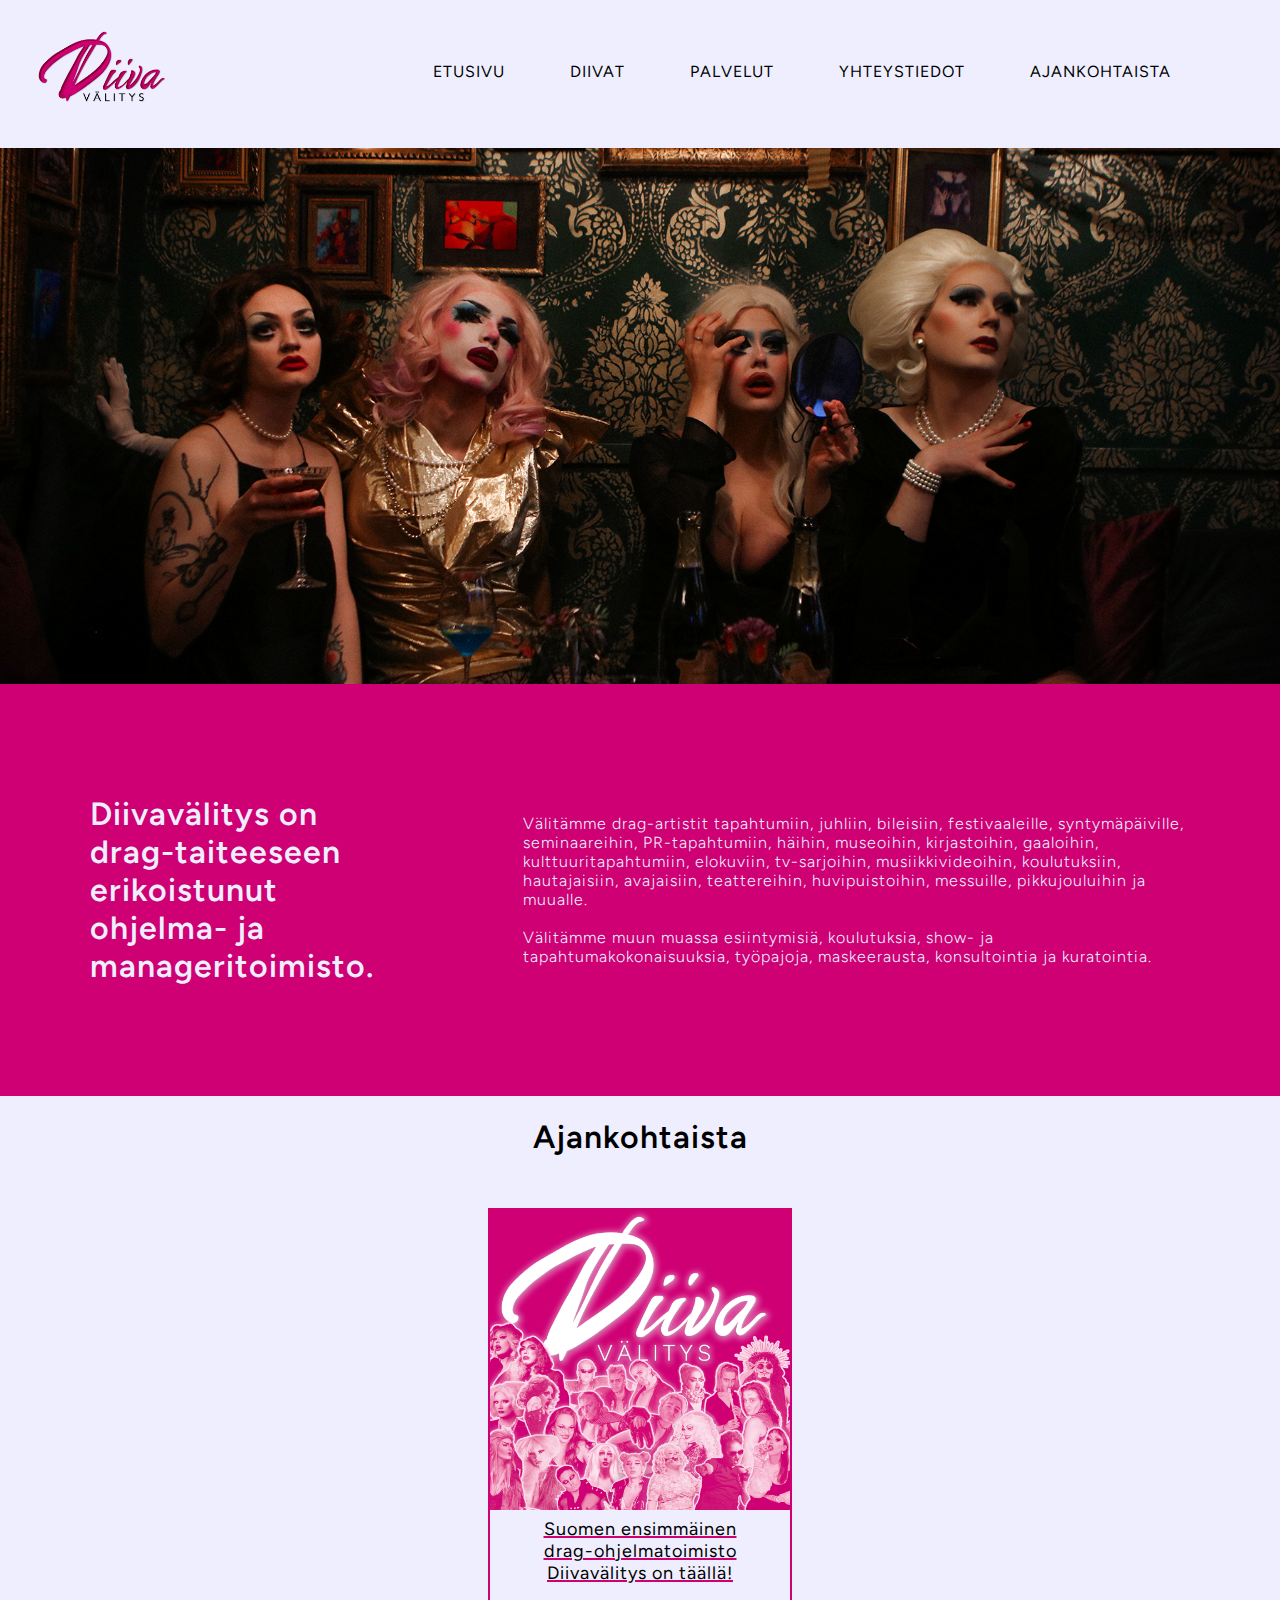
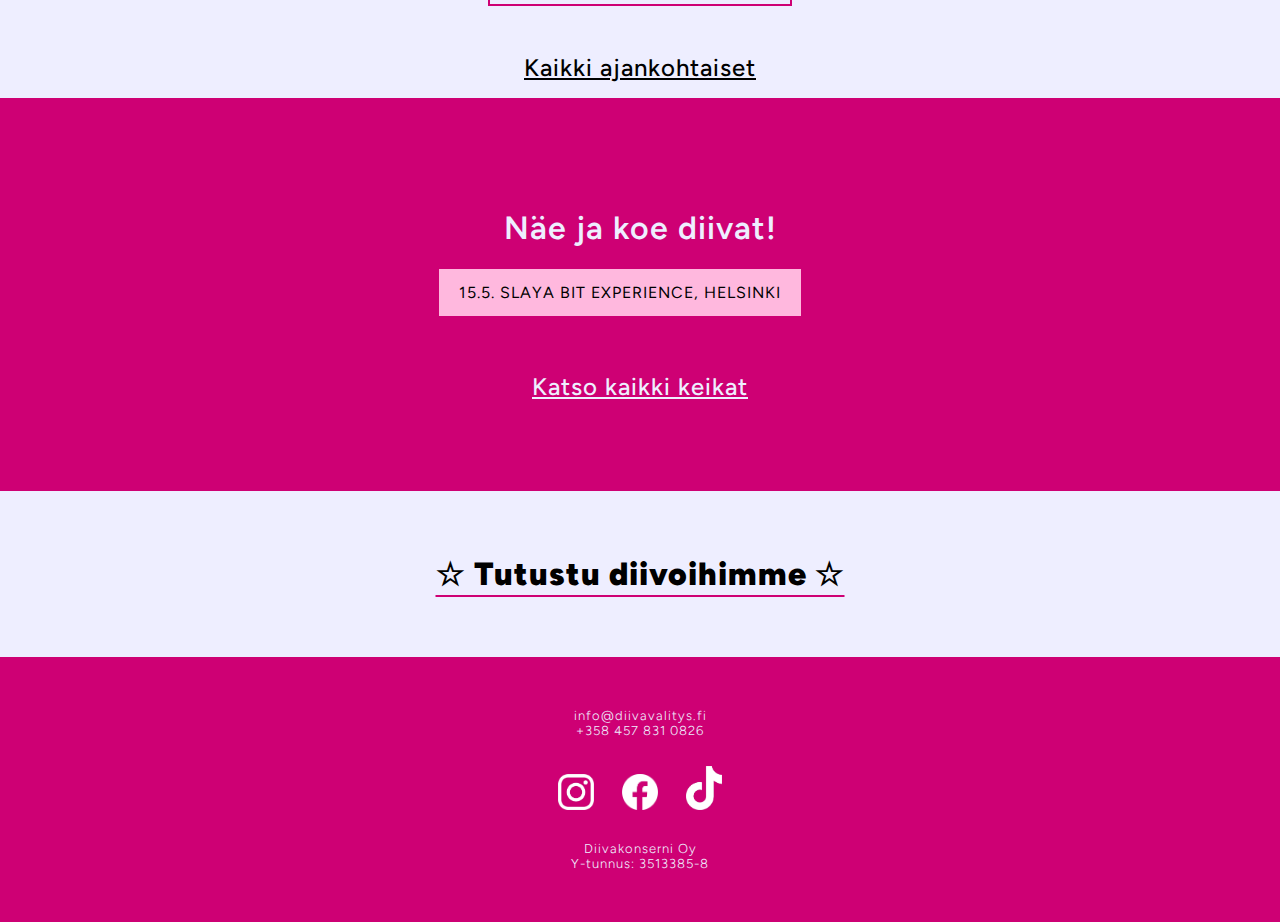
<file: src/index.html>
<!doctype html>
<html>
<head><meta charset="utf-8">
	<title>Diivav&auml;litys</title>
	<link href="graffat/dlogo.png" rel="icon" type="image/png" />
	<link href="style_d.css" rel="stylesheet" />
	<link href="https://fonts.googleapis.com" rel="preconnect" />
	<link crossorigin="" href="https://fonts.gstatic.com" rel="preconnect" />
	<link href="https://fonts.googleapis.com/css2?family=Figtree:ital,wght@0,300..900;1,300..900&amp;display=swap" rel="stylesheet" /><meta name="viewport" content="width=device-width, initial-scale=1.0">
</head>
<body>
<header>
<div class="navi"><img alt="Diiva logo" class="kulma" src="graffat/diivalogoprimary.png" />
<h1 class="diivateksti">DIIVAV&Auml;LITYS</h1>

<div class="hamburger" id="hamburger-icon">
<div class="line"></div>

<div class="line"></div>

<div class="line"></div>
</div>

<ul class="navbar" id="navbar">
	<li><a href="index.html">ETUSIVU</a></li>
	<li><a href="diivat.html">DIIVAT</a></li>
	<li><a href="palvelut.html">PALVELUT</a></li>
	<li><a href="yhteystiedot.html">YHTEYSTIEDOT</a></li>
	<li><a href="ajankohtaista.html">AJANKOHTAISTA</a></li>
</ul>
</div>
</header>

<div class="page_top"></div>

<div class="slideshow">
<div class="slideshow-kuvat">
	<img class="kuva" src="graffat/etusivunslideshow/1.jpg">
	<img class="kuva" src="graffat/etusivunslideshow/2.jpg">
	<img class="kuva" src="graffat/etusivunslideshow/3.jpg">
	<img class="kuva" src="graffat/etusivunslideshow/4.jpg">
	<img class="kuva" src="graffat/etusivunslideshow/5.jpg">
	<img class="kuva" src="graffat/etusivunslideshow/6.jpg">
	<img class="kuva" src="graffat/etusivunslideshow/7.jpeg">
	<img class="kuva" src="graffat/etusivunslideshow/8.jpg">
	<img class="kuva" src="graffat/etusivunslideshow/9.jpg">
</div>
</div>

<div class="esittely-container">
<h1>Diivav&auml;litys on drag-taiteeseen erikoistunut ohjelma- ja manageritoimisto.</h1>

<p>V&auml;lit&auml;mme drag-artistit tapahtumiin, juhliin, bileisiin, festivaaleille, syntym&auml;p&auml;iville, seminaareihin, PR-tapahtumiin, h&auml;ihin, museoihin, kirjastoihin, gaaloihin, kulttuuritapahtumiin, elokuviin, tv-sarjoihin, musiikkivideoihin, koulutuksiin, hautajaisiin, avajaisiin, teattereihin, huvipuistoihin, messuille, pikkujouluihin ja muualle.<br />
<br />
V&auml;lit&auml;mme muun muassa esiintymisi&auml;, koulutuksia, show- ja tapahtumakokonaisuuksia, ty&ouml;pajoja, maskeerausta, konsultointia ja kuratointia.</p>
</div>

<h1>Ajankohtaista</h1>
<div class="etusivu-uutiset">
<div class="uutisbox"><a href="ajankohtaista/diivavalitys_lanseerattu.html">
	<img alt="uutinen" class="gallery-item" src="ajankohtaista/diivavalitys_all.png" /> </a>
	<a href="ajankohtaista/diivavalitys_lanseerattu.html">Suomen ensimmäinen<br>drag-ohjelmatoimisto<br>Diivavälitys on täällä!</a>
</div>
</div>
<p><a class="keikkalinkku" href="ajankohtaista.html" style="color: #000;">Kaikki ajankohtaiset</a></p>
<div class="keikat">
<h1>Näe ja koe diivat!</h1>
<ul class="linkku">
	<li style="background-color: #FFB8DE"><a href="https://holvi.com/shop/diivavalitys/product/291baaa91c2e10013aeb14671b2bfdfb/" target="_blank">15.5. SLAYA BIT EXPERIENCE, HELSINKI</a></li>
</ul>
<br />
<br />
<a class="keikkalinkku" href="ajankohtaista.html">Katso kaikki keikat</a>
</div>
<div class="palkki" style="background-color: #EEEEFF"><a class="isolinkku" href="diivat.html">☆ Tutustu diivoihimme ☆</a></div>
<script src="script.js"></script>
</body>
<footer>
	<img class="footer_d" src="graffat/diivalogoprimarywhite.png">
	<div class="footerinfo">
	<div><p>info@diivavalitys.fi<br>+358 457 831 0826<br><br></p></div>
		<div><a href="https://www.instagram.com/diivavalitys" target="_blank">
			<img src="graffat/insta.png"></a>
		<a href="https://www.facebook.com/profile.php?id=61571537223438" target="_blank">
			<img src="graffat/facebook.png"></a>
		<a href="https://www.tiktok.com/@diivavalitys" target="_blank">
				<img src="graffat/tiktok.png"></a></div>
		<div><br><p>Diivakonserni Oy<br>Y-tunnus: 3513385-8</p></div></div>
</footer>
</html>
</file>
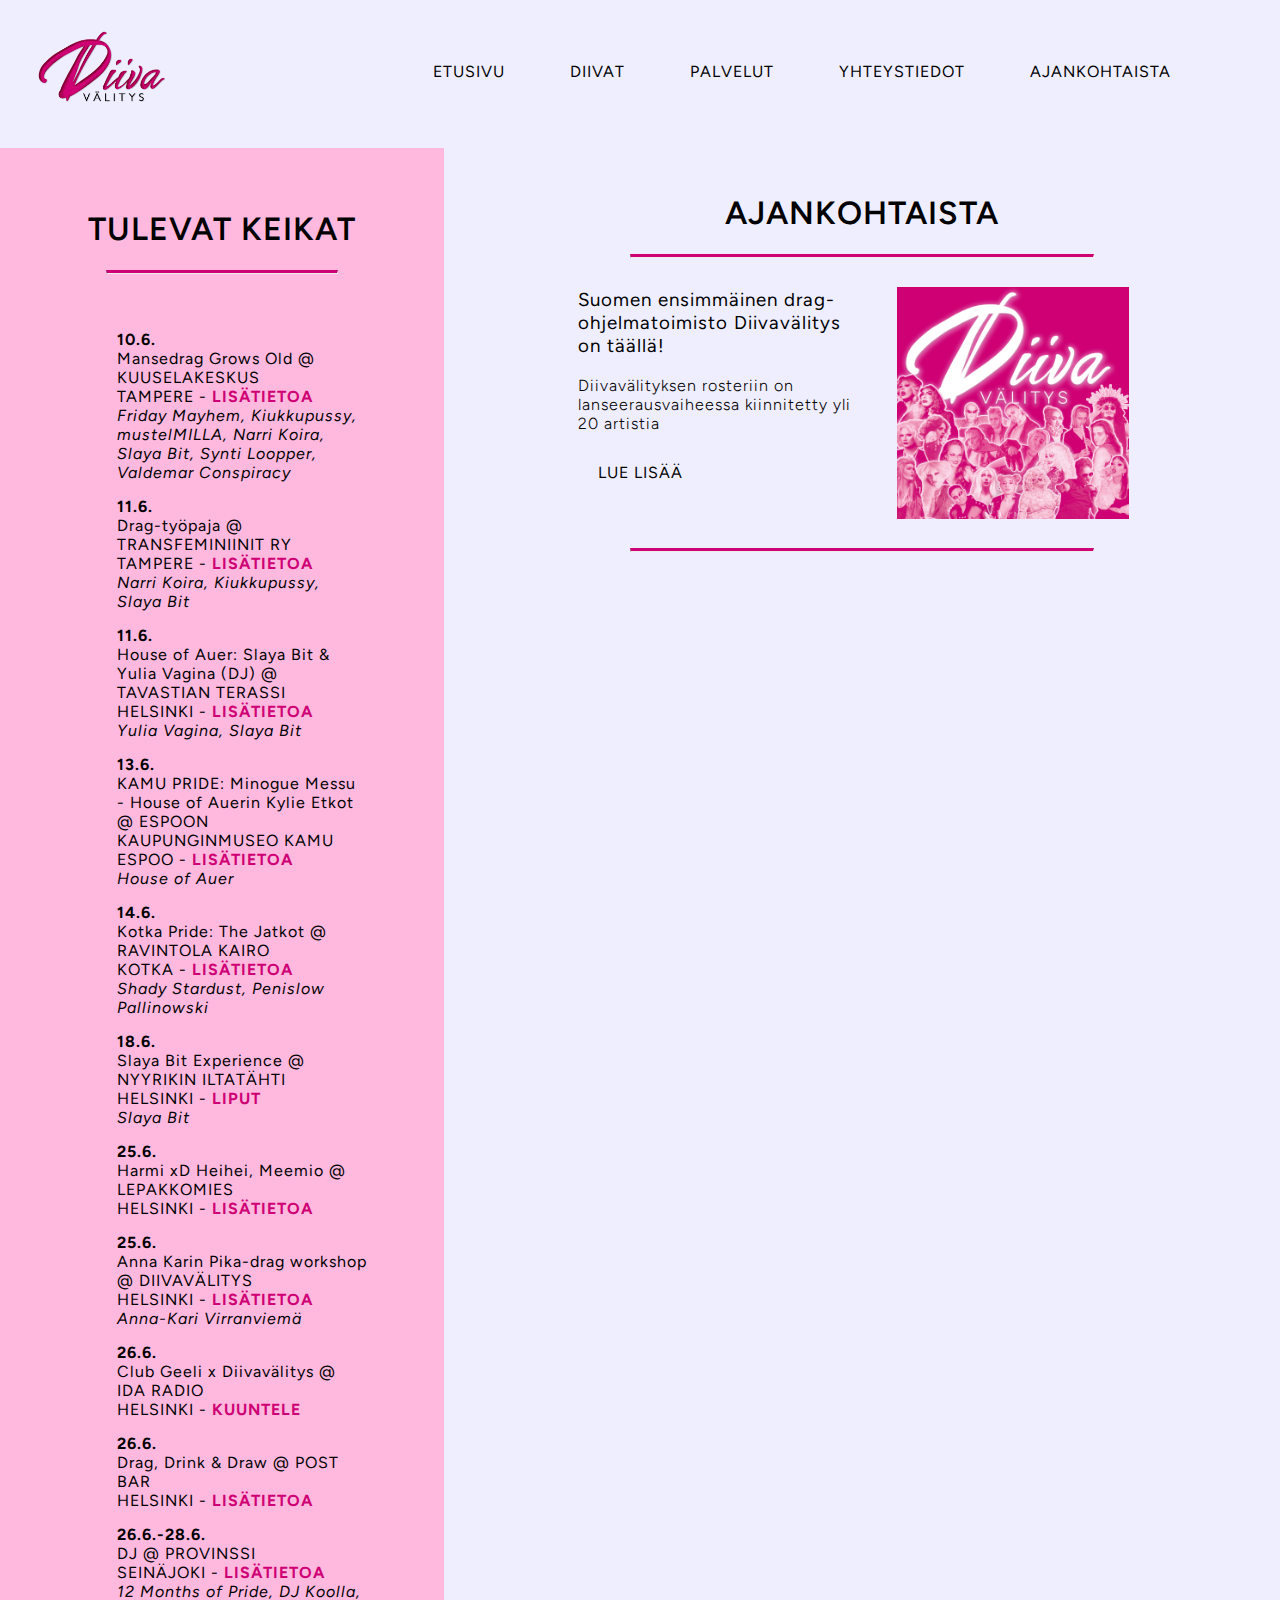
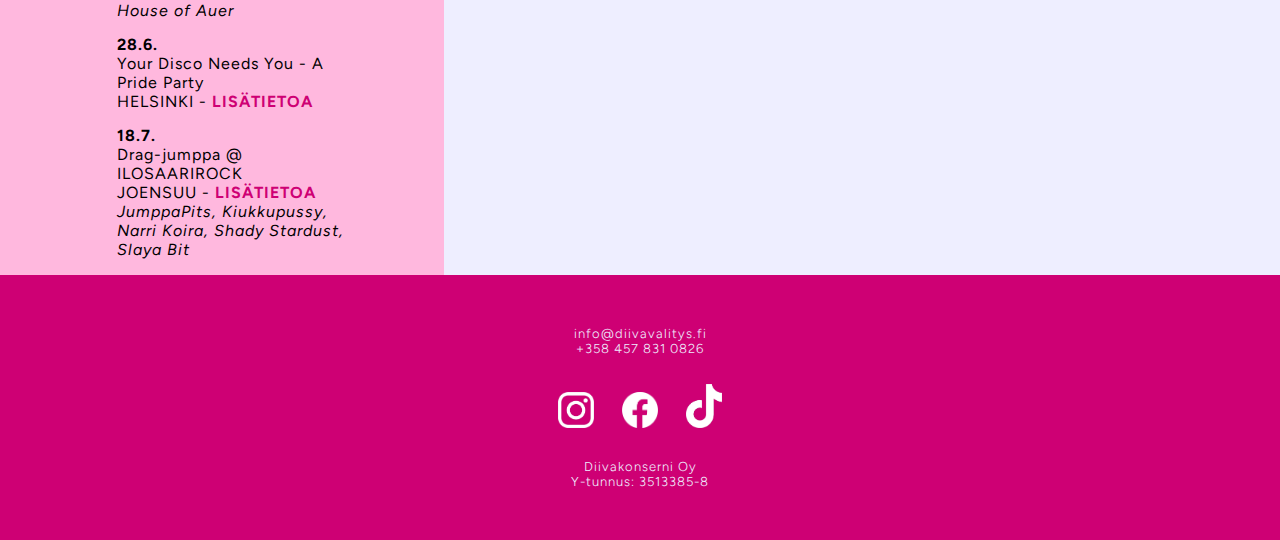
<file: src/ajankohtaista.html>
<!DOCTYPE html>
<html>
<head>
	<meta charset="UTF-8">
	<title>Diivav&auml;litys | Ajankohtaista</title>
	<link href="graffat/dlogo.png" rel="icon" type="image/png" />
	<link href="style_d.css" rel="stylesheet" />
	<link href="https://fonts.googleapis.com" rel="preconnect" />
	<link crossorigin="" href="https://fonts.gstatic.com" rel="preconnect" />
	<link href="https://fonts.googleapis.com/css2?family=Figtree:ital,wght@0,300..900;1,300..900&amp;family=Oswald:wght@200..700&amp;display=swap" rel="stylesheet" />
	<meta name="viewport" content="width=device-width, initial-scale=1.0">
</head>
<body>
<header>
<div class="navi"><img alt="Diiva logo" class="kulma" src="graffat/diivalogoprimary.png" />
<h1 class="diivateksti">DIIVAV&Auml;LITYS</h1>

<div class="hamburger" id="hamburger-icon">
<div class="line"></div>

<div class="line"></div>

<div class="line"></div>
</div>

<ul class="navbar" id="navbar">
	<li><a href="index.html">ETUSIVU</a></li>
	<li><a href="diivat.html">DIIVAT</a></li>
	<li><a href="palvelut.html">PALVELUT</a></li>
	<li><a href="yhteystiedot.html">YHTEYSTIEDOT</a></li>
	<li><a href="ajankohtaista.html">AJANKOHTAISTA</a></li>
</ul>
</div>
</header>

<div class="page_top"></div>

<div class="ajankohtaista-container">
<div class="keikat-container">
<h1>TULEVAT KEIKAT</h1>

<hr class="solid" />&nbsp;
<ul class="keikkalista">
	<li><strong>10.6.</strong><br />
		Mansedrag Grows Old @ KUUSELAKESKUS<br />
		TAMPERE - <a href="https://tapahtumat.tampere.fi/fi-FI/page/683431ca81de245f550752e5/mansedrag-grows-old-drag-show-for-seniors-during-manse-pride">LISÄTIETOA</a><br>
<i>Friday Mayhem, Kiukkupussy, mustelMILLA, Narri Koira, Slaya Bit, Synti Loopper, Valdemar Conspiracy</i></li>
<li><strong>11.6.</strong><br />
	Drag-työpaja @ TRANSFEMINIINIT RY<br />
	TAMPERE - <a href="https://tapahtumat.tampere.fi/fi-FI/page/6837238aff34ab66874357de/WHAT%20A%20DRAG!-%20ty%C3%B6paja">LISÄTIETOA</a><br>
<i>Narri Koira, Kiukkupussy, Slaya Bit</i></li>
<li><strong>11.6.</strong><br />
	House of Auer: Slaya Bit & Yulia Vagina (DJ) @ TAVASTIAN TERASSI<br />
	HELSINKI - <a href="https://tavastiaklubi.fi/terassi/">LISÄTIETOA</a><br>
<i>Yulia Vagina, Slaya Bit</i></li>
<li><strong>13.6.</strong><br />
	KAMU PRIDE: Minogue Messu - House of Auerin Kylie Etkot @ ESPOON KAUPUNGINMUSEO KAMU<br />
	ESPOO - <a href="https://www.espoo.fi/fi/tapahtumat/espooevents:aglee2cghm">LISÄTIETOA</a><br>
	<i>House of Auer</i></li>
	<li><strong>14.6.</strong><br />
		Kotka Pride: The Jatkot @ RAVINTOLA KAIRO<br />
		KOTKA - <a href="https://www.instagram.com/p/DJ190CANK53/?hl=fi">LISÄTIETOA</a><br>
		<i>Shady Stardust, Penislow Pallinowski</i></li>
<li><strong>18.6.</strong><br />
	Slaya Bit Experience @ NYYRIKIN ILTATÄHTI<br />
	HELSINKI - <a href="https://holvi.com/shop/diivavalitys/product/6789e38d57f3924e807083737715b7f7/">LIPUT</a><br>
<i>Slaya Bit</i></li>
<li><strong>25.6.</strong><br />
	Harmi xD Heihei, Meemio @ LEPAKKOMIES<br />
	HELSINKI - <a href="https://www.lepis.fi/tapahtumat/harmi-xd-heihei-meemio/">LISÄTIETOA</a><br>
	<li><strong>25.6.</strong><br />
	Anna Karin Pika-drag workshop @ DIIVAVÄLITYS<br />
		HELSINKI - <a href="https://holvi.com/shop/diivavalitys/product/699ed6cbf4ac310f86a104821003a488/">LISÄTIETOA</a><br>
	<i>Anna-Kari Virranviemä</i></li>
	<li><strong>26.6.</strong><br />
		Club Geeli x Diivavälitys @ IDA RADIO<br />
			HELSINKI - <a href="https://idaidaida.net/">KUUNTELE</a><br>
			<li><strong>26.6.</strong><br />
				Drag, Drink & Draw @ POST BAR<br />
					HELSINKI - <a href="https://postbar.fi/#postbarisadragbardragdrinkdrawwithdiivavalitys-june26th">LISÄTIETOA</a><br>
		<li><strong>26.6.-28.6.</strong><br />
					DJ @ PROVINSSI<br />
							SEINÄJOKI - <a href="https://www.provinssi.fi/alueohjelma/">LISÄTIETOA</a><br>
							<i>12 Months of Pride, DJ Koolla, House of Auer</i></li>
			<li><strong>28.6.</strong><br />
								Your Disco Needs You - A Pride Party<br />
										HELSINKI - <a href="https://www.lippu.fi/artist/your-disco-needs-you-a-pride-party/">LISÄTIETOA</a><br>
<li><strong>18.7.</strong><br />
	Drag-jumppa @ ILOSAARIROCK<br />
	JOENSUU - <a href="https://ilosaarirock.fi/oheisohjelma/drag-jumppa/">LISÄTIETOA</a><br>
<i>JumppaPits, Kiukkupussy, Narri Koira, Shady Stardust, Slaya Bit</i></li>
</ul>
</div>

<div class="uutinen-container">
<h1><br />
AJANKOHTAISTA</h1>

<hr class="solid" />
<div class="uutinen-vasen">
<div class="uutis-snippet">
<h3><strong>Suomen ensimmäinen drag-ohjelmatoimisto Diivavälitys on täällä!</strong></h3>

<p>Diivav&auml;lityksen rosteriin on lanseerausvaiheessa kiinnitetty yli 20 artistia</p>

<ul class="linkku" style="padding: 0">
	<li><a href="ajankohtaista/diivavalitys_lanseerattu.html">LUE LIS&Auml;&Auml;</a></li>
</ul>
</div>
<img src="ajankohtaista/diivavalitys_all.png" /></div>

<hr class="solid" /></div>
</div>
<script src="script.js"></script>
</body>
<footer>
	<img class="footer_d" src="graffat/diivalogoprimarywhite.png">
	<div class="footerinfo">
	<div><p>info@diivavalitys.fi<br>+358 457 831 0826<br><br></p></div>
		<div><a href="https://www.instagram.com/diivavalitys" target="_blank">
			<img src="graffat/insta.png"></a>
		<a href="https://www.facebook.com/profile.php?id=61571537223438" target="_blank">
			<img src="graffat/facebook.png"></a>
		<a href="https://www.tiktok.com/@diivavalitys" target="_blank">
				<img src="graffat/tiktok.png"></a></div>
		<div><br><p>Diivakonserni Oy<br>Y-tunnus: 3513385-8</p></div></div>
</footer>
</html>
</file>
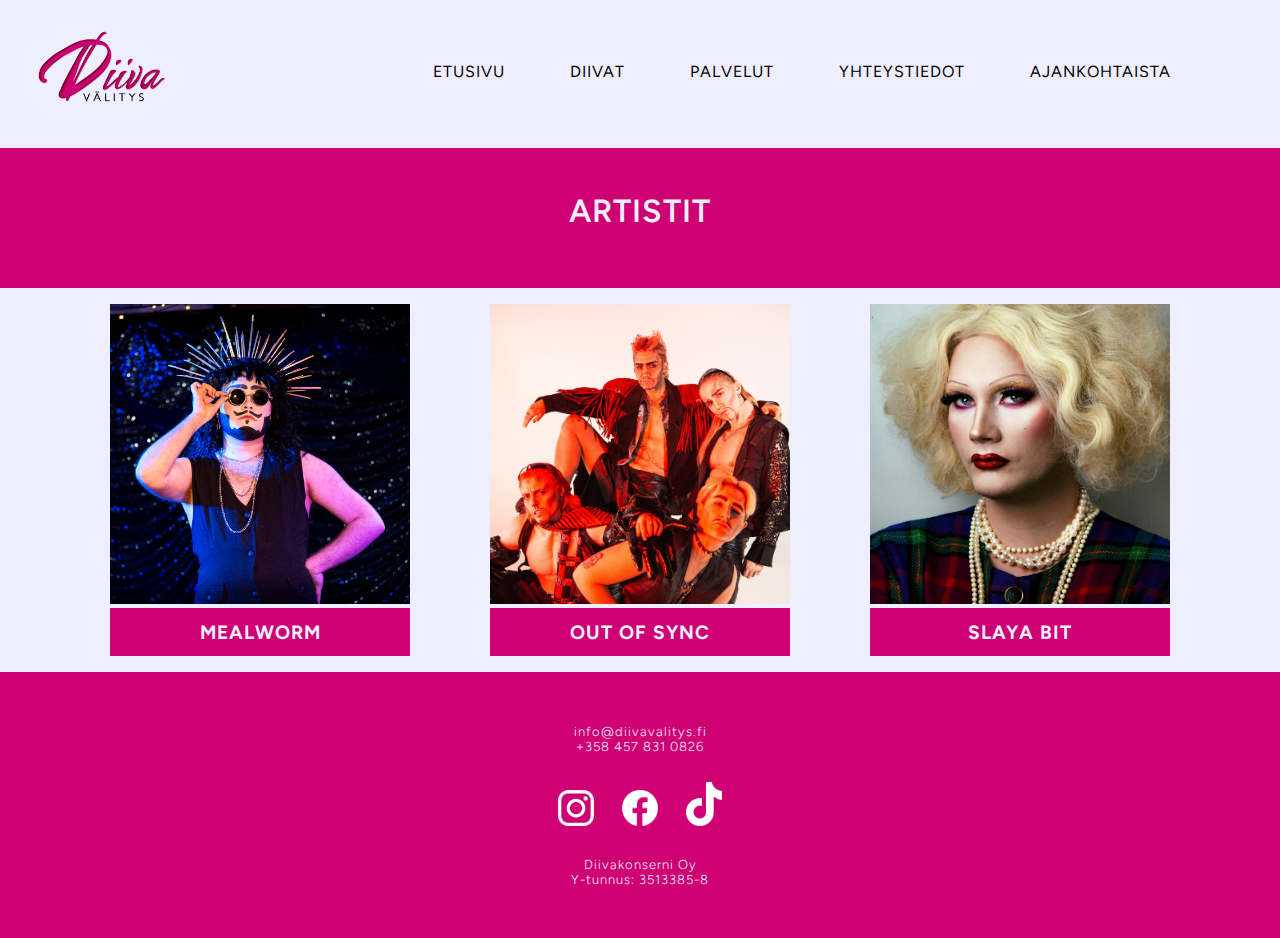
<file: src/diivat.html>
<!doctype html>
<html>
<head>
	<meta charset="UTF-8">
	<title>Diivavälitys | Diivat</title>
	<link href="graffat/dlogo.png" rel="icon" type="image/png" />
	<link href="style_d.css" rel="stylesheet" />
	<link href="https://fonts.googleapis.com" rel="preconnect" />
	<link crossorigin="" href="https://fonts.gstatic.com" rel="preconnect" />
	<link href="https://fonts.googleapis.com/css2?family=Figtree:ital,wght@0,300..900;1,300..900&amp;family=Oswald:wght@200..700&amp;display=swap" rel="stylesheet" />
	<meta name="viewport" content="width=device-width, initial-scale=1.0">
</head>
<body>
<header>
<div class="navi"><img alt="Diiva logo" class="kulma" src="graffat/diivalogoprimary.png" />
<h1 class="diivateksti">DIIVAV&Auml;LITYS</h1>

<div class="hamburger" id="hamburger-icon">
<div class="line"></div>

<div class="line"></div>

<div class="line"></div>
</div>

<ul class="navbar" id="navbar">
	<li><a href="index.html">ETUSIVU</a></li>
	<li><a href="diivat.html">DIIVAT</a></li>
	<li><a href="palvelut.html">PALVELUT</a></li>
	<li><a href="yhteystiedot.html">YHTEYSTIEDOT</a></li>
	<li><a href="ajankohtaista.html">AJANKOHTAISTA</a></li>
</ul>
</div>
</header>

<div class="page_top"></div>

<div class="pinkbg">
<h1>ARTISTIT</h1>
</div>

<div class="gallery">

<figure><a href="diivat/mealworm.html"><img alt="Mealworm/DJ Tms" class="gallery-item" src="diivat/mealworm_kuvat/mealworm_MinnaJerrman.jpg" /> </a>

<figcaption>MEALWORM</figcaption>
</figure>

<figure><a href="diivat/outofsync.html"><img alt="Out of Sync" class="gallery-item" src="diivat/outofsync_kuvat/outofsync_ms_Eva-LiisaOrupold.jpg" /> </a>

<figcaption>OUT OF SYNC</figcaption>
</figure>

<figure><a href="diivat/slayabit.html"><img alt="Slaya Bit" class="gallery-item" src="diivat/slayabit_kuvat/slayabit_ms_MeriLuukkanen.jpg" /> </a>

<figcaption>SLAYA BIT</figcaption>
</figure>

</div>


<script src="script.js"></script>
</body>
<footer>
	<img class="footer_d" src="graffat/diivalogoprimarywhite.png">
	<div class="footerinfo">
	<div><p>info@diivavalitys.fi<br>+358 457 831 0826<br><br></p></div>
		<div><a href="https://www.instagram.com/diivavalitys" target="_blank">
			<img src="graffat/insta.png"></a>
		<a href="https://www.facebook.com/profile.php?id=61571537223438" target="_blank">
			<img src="graffat/facebook.png"></a>
		<a href="https://www.tiktok.com/@diivavalitys" target="_blank">
				<img src="graffat/tiktok.png"></a></div>
		<div><br><p>Diivakonserni Oy<br>Y-tunnus: 3513385-8</p></div></div>
</footer>
</html>
</file>
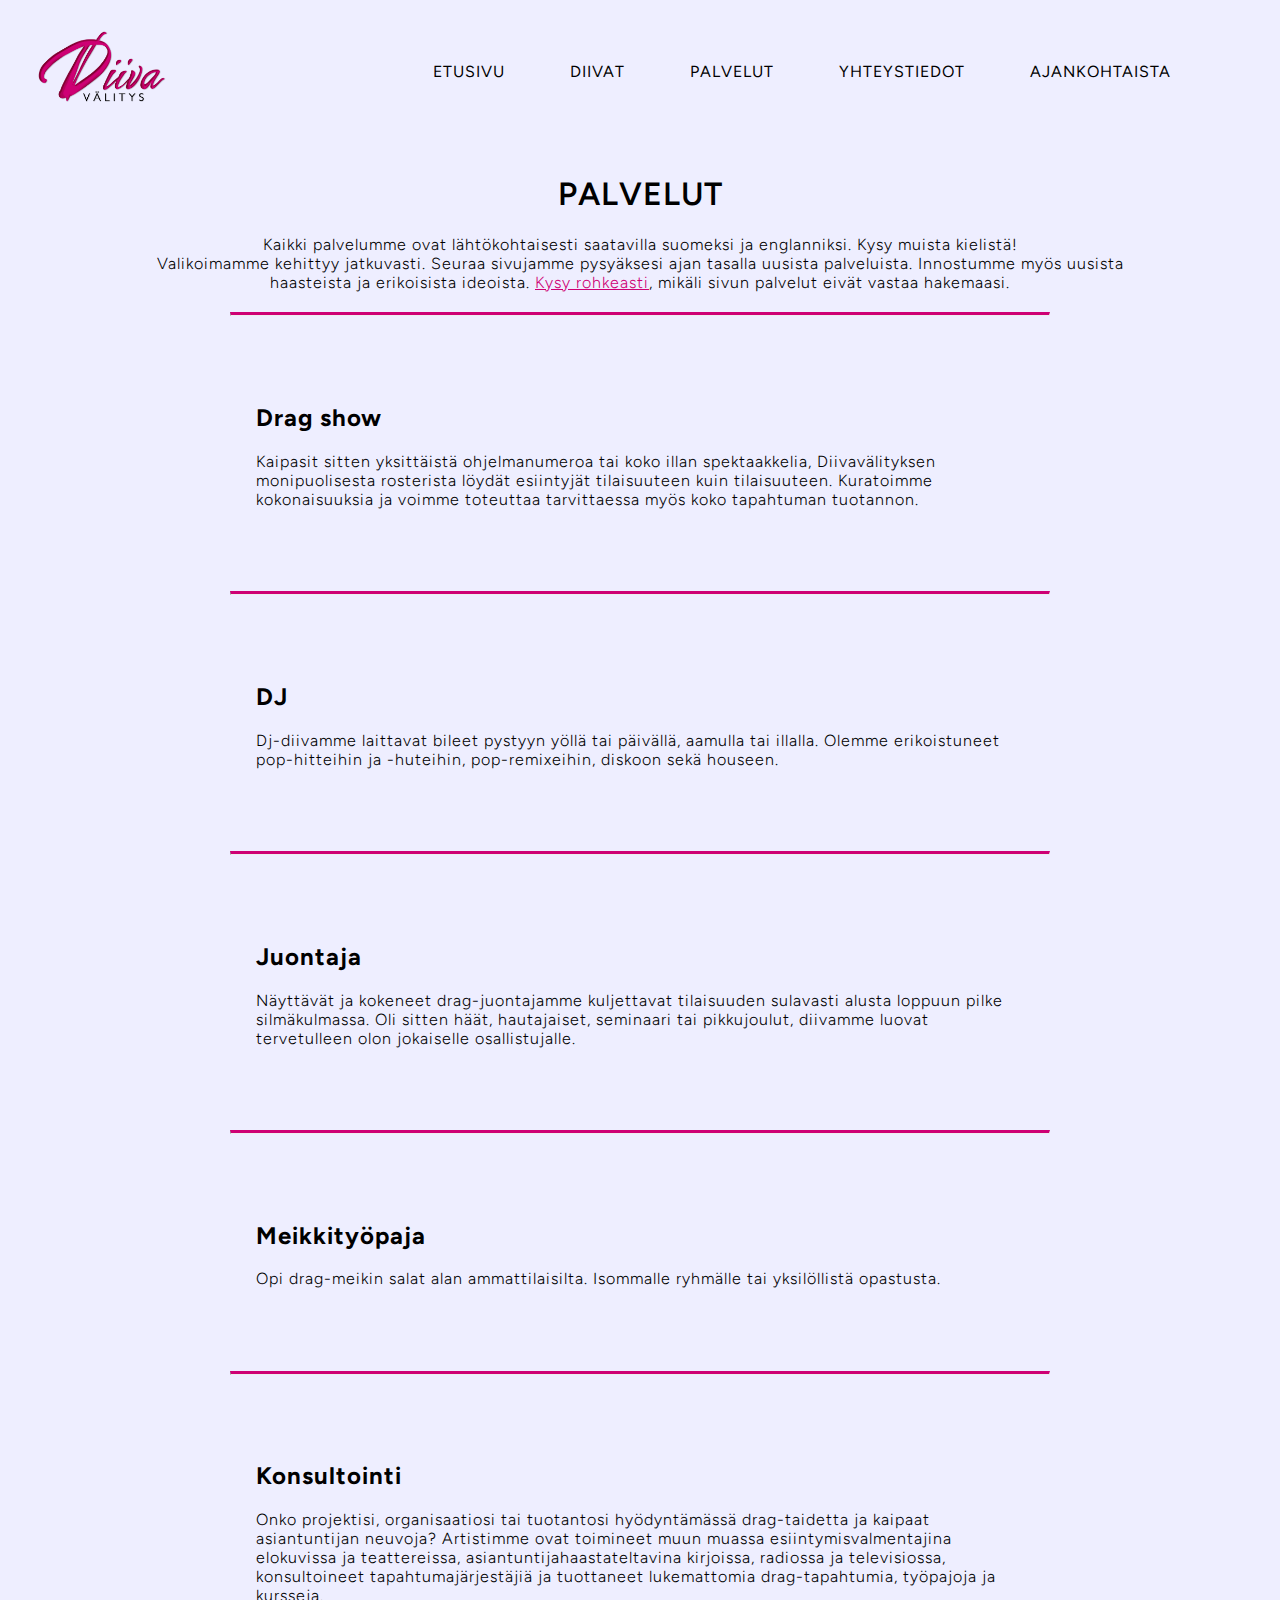
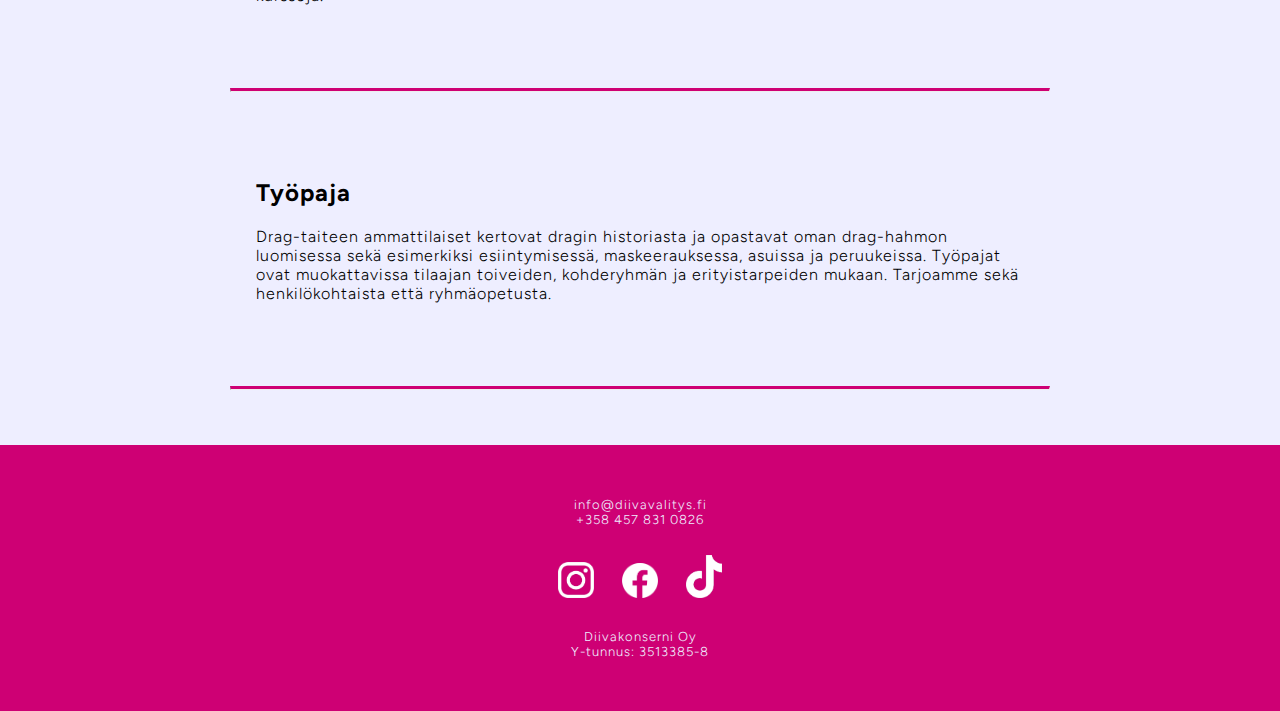
<file: src/palvelut.html>
<!DOCTYPE html>
<html>
<head><meta charset="UTF-8">
	<title>Diivav&auml;litys | Palvelut</title>
	<link href="graffat/dlogo.png" rel="icon" type="image/png" />
	<link href="style_d.css" rel="stylesheet" />
	<link crossorigin="" href="https://fonts.gstatic.com" rel="preconnect" />
	<link href="https://fonts.googleapis.com/css2?family=Figtree:ital,wght@0,300..900;1,300..900&amp;family=Oswald:wght@200..700&amp;display=swap" rel="stylesheet" /><meta name="viewport" content="width=device-width, initial-scale=1.0">
</head>
<body>
<header>
<div class="navi"><img alt="Diiva logo" class="kulma" src="graffat/diivalogoprimary.png" />
<h1 class="diivateksti">DIIVAVÄLITYS</h1>

<div class="hamburger" id="hamburger-icon">
<div class="line"></div>

<div class="line"></div>

<div class="line"></div>
</div>

<ul class="navbar" id="navbar">
	<li><a href="index.html">ETUSIVU</a></li>
	<li><a href="diivat.html">DIIVAT</a></li>
	<li><a href="palvelut.html">PALVELUT</a></li>
	<li><a href="yhteystiedot.html">YHTEYSTIEDOT</a></li>
	<li><a href="ajankohtaista.html">AJANKOHTAISTA</a></li>
</ul>
</div>
</header>
<br>
<div class="page_top"></div>
<h1>PALVELUT</h1>
<div class="palvelut-container">
<p style="text-align: center;">Kaikki palvelumme ovat l&auml;ht&ouml;kohtaisesti saatavilla suomeksi ja englanniksi. Kysy muista kielist&auml;!<br />
Valikoimamme kehittyy jatkuvasti. Seuraa sivujamme pysy&auml;ksesi ajan tasalla uusista palveluista. Innostumme my&ouml;s uusista haasteista ja erikoisista ideoista. <a href="yhteystiedot.html" style="color: #CE0074" target="_blank">Kysy rohkeasti</a>, mikäli sivun palvelut eiv&auml;t vastaa hakemaasi.</p>
<hr class="solid" />
<div class="palvelu-vasen">
<div class="palveluteksti">
<h2>Drag show</h2>

<p>Kaipasit sitten yksittäistä ohjelmanumeroa tai koko illan spektaakkelia, Diivav&auml;lityksen monipuolisesta rosterista l&ouml;yd&auml;t esiintyj&auml;t tilaisuuteen kuin tilaisuuteen. Kuratoimme kokonaisuuksia ja voimme toteuttaa tarvittaessa my&ouml;s koko tapahtuman tuotannon.</p>
</div>
<!--<img src="graffat/etusivunslideshow/4.png">--></div>

<hr class="solid" />
<div class="palvelu-oikea"><!--<img src="graffat/etusivunslideshow/6.png">-->
<div class="palveluteksti">
<h2>DJ</h2>

<p>Dj-diivamme laittavat bileet pystyyn y&ouml;ll&auml; tai p&auml;iv&auml;ll&auml;, aamulla tai illalla. Olemme erikoistuneet pop-hitteihin ja -huteihin, pop-remixeihin, diskoon sek&auml; houseen.</p>
</div>
</div>

<hr class="solid" />
<div class="palvelu-oikea"><!--<img src="graffat/etusivunslideshow/6.png">-->
<div class="palveluteksti">
<h2>Juontaja</h2>

<p>Näyttävät ja kokeneet drag-juontajamme kuljettavat tilaisuuden sulavasti alusta loppuun pilke silm&auml;kulmassa. Oli sitten h&auml;&auml;t, hautajaiset, seminaari tai pikkujoulut, diivamme luovat tervetulleen olon jokaiselle osallistujalle.</p>
</div>
</div>

<hr class="solid" />
<div class="palvelu-vasen">
<div class="palveluteksti">
<h2>Meikkity&ouml;paja</h2>

<p>Opi drag-meikin salat alan ammattilaisilta. Isommalle ryhm&auml;lle tai yksil&ouml;llist&auml; opastusta.</p>
</div>
<!--<img src="graffat/etusivunslideshow/1.png">--></div>

<hr class="solid" />
<div class="palvelu-oikea"><!--<img src="graffat/etusivunslideshow/2.png">-->
<div class="palveluteksti">
<h2>Konsultointi</h2>

<p>Onko projektisi, organisaatiosi tai tuotantosi hy&ouml;dynt&auml;m&auml;ss&auml; drag-taidetta ja kaipaat asiantuntijan neuvoja? Artistimme ovat toimineet muun muassa esiintymisvalmentajina elokuvissa ja teattereissa, asiantuntijahaastateltavina kirjoissa, radiossa ja televisiossa, konsultoineet tapahtumaj&auml;rjest&auml;ji&auml; ja tuottaneet lukemattomia drag-tapahtumia, ty&ouml;pajoja ja kursseja.</p>
</div>
</div>

<hr class="solid" />
<div class="palvelu-vasen">
<div class="palveluteksti">
<h2>Ty&ouml;paja</h2>

<p>Drag-taiteen ammattilaiset kertovat dragin historiasta ja opastavat oman drag-hahmon luomisessa sek&auml; esimerkiksi esiintymisess&auml;, maskeerauksessa, asuissa ja peruukeissa. Ty&ouml;pajat ovat muokattavissa tilaajan toiveiden, kohderyhm&auml;n ja erityistarpeiden mukaan. Tarjoamme sek&auml; henkil&ouml;kohtaista ett&auml; ryhm&auml;opetusta.</p>
</div>
<!--<img src="graffat/etusivunslideshow/3.png">--></div>

<hr class="solid" /></div>

<p><br />
<script src="script.js"></script></p>
</body>
<footer>
	<img class="footer_d" src="graffat/diivalogoprimarywhite.png">
	<div class="footerinfo">
	<div><p>info@diivavalitys.fi<br>+358 457 831 0826<br><br></p></div>
		<div><a href="https://www.instagram.com/diivavalitys" target="_blank">
			<img src="graffat/insta.png"></a>
		<a href="https://www.facebook.com/profile.php?id=61571537223438" target="_blank">
			<img src="graffat/facebook.png"></a>
		<a href="https://www.tiktok.com/@diivavalitys" target="_blank">
				<img src="graffat/tiktok.png"></a></div>
		<div><br><p>Diivakonserni Oy<br>Y-tunnus: 3513385-8</p></div></div>
</footer>
</html>
</file>
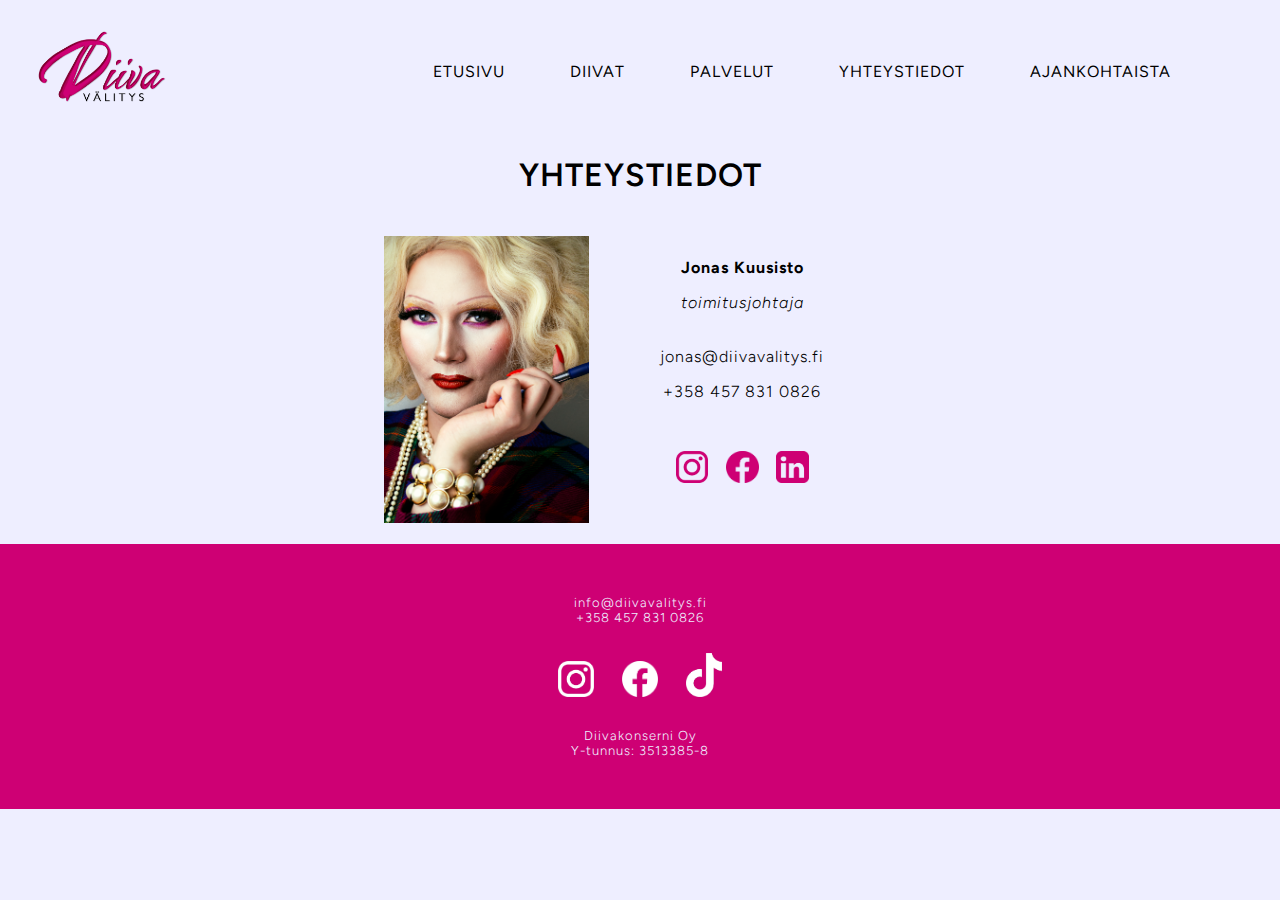
<file: src/yhteystiedot.html>
<!DOCTYPE html>
<html>
    <head>
		<title>Diivavälitys | Yhteystiedot</title>
		<meta charset="UTF-8">
        <link rel="icon" href="graffat/dlogo.png" type="image/png">
        <link rel="stylesheet" href="style_d.css">
		<link rel="preconnect" href="https://fonts.googleapis.com">
		<link rel="preconnect" href="https://fonts.gstatic.com" crossorigin>
		<link href="https://fonts.googleapis.com/css2?family=Figtree:ital,wght@0,300..900;1,300..900&family=Oswald:wght@200..700&display=swap" rel="stylesheet">
        <meta name="viewport" content="width=device-width, initial-scale=1.0">
    </head>
    <body>
        <header>
			<div class="navi">
				<img class="kulma" src="graffat/diivalogoprimary.png" alt="Diiva logo">
				<h1 class="diivateksti">DIIVAVÄLITYS</h1>
				<div class="hamburger" id="hamburger-icon">
					<div class="line"></div>
					<div class="line"></div>
					<div class="line"></div>
				  </div>
			  <ul class="navbar" id="navbar">
				  <li><a href="index.html">ETUSIVU</a></li>
				  <li><a href="diivat.html">DIIVAT</a></li>
				  <li><a href="palvelut.html">PALVELUT</a></li>
				  <li><a href="yhteystiedot.html">YHTEYSTIEDOT</a></li>
				  <li><a href="ajankohtaista.html">AJANKOHTAISTA</a></li>
			  </ul>
			  </div>
               </header>
			   <div class="page_top"></div>
			   <h1>YHTEYSTIEDOT</h1>
               <div class="yhteystiedot-container">
                <img src="diivat/slayabit01.png">
            <div class="yhteystiedot">
                <br>
                <h4 style="margin: 0">Jonas Kuusisto</h4>
                <p><i>toimitusjohtaja</i><br><br></p>
                <p style="margin: 0">jonas@diivavalitys.fi</p>
                <p>+358 457 831 0826</p><br>
                <div class="yt-linkit">
					<a href="https://www.instagram.com/diivavalitys" target="_blank">
						<img src="graffat/insta_pink.png"></a>
					<a href="https://www.facebook.com/profile.php?id=61571537223438" target="_blank">
						<img src="graffat/facebook_pink.png"></a>
						<a href="https://www.linkedin.com/in/jonas-kuusisto-889a04347/" target="_blank">
							<img src="graffat/linkedin_pink.png"></a>
				</ul><br><br>
            </div>
            </div>
			   </div>
		<script src="script.js"></script>
    </body>
	<footer>
		<img class="footer_d" src="graffat/diivalogoprimarywhite.png">
		<div class="footerinfo">
		<div><p>info@diivavalitys.fi<br>+358 457 831 0826<br><br></p></div>
			<div><a href="https://www.instagram.com/diivavalitys" target="_blank">
				<img src="graffat/insta.png"></a>
			<a href="https://www.facebook.com/profile.php?id=61571537223438" target="_blank">
				<img src="graffat/facebook.png"></a>
			<a href="https://www.tiktok.com/@diivavalitys" target="_blank">
					<img src="graffat/tiktok.png"></a></div>
			<div><br><p>Diivakonserni Oy<br>Y-tunnus: 3513385-8</p></div></div>
	</footer>
</html>
</file>
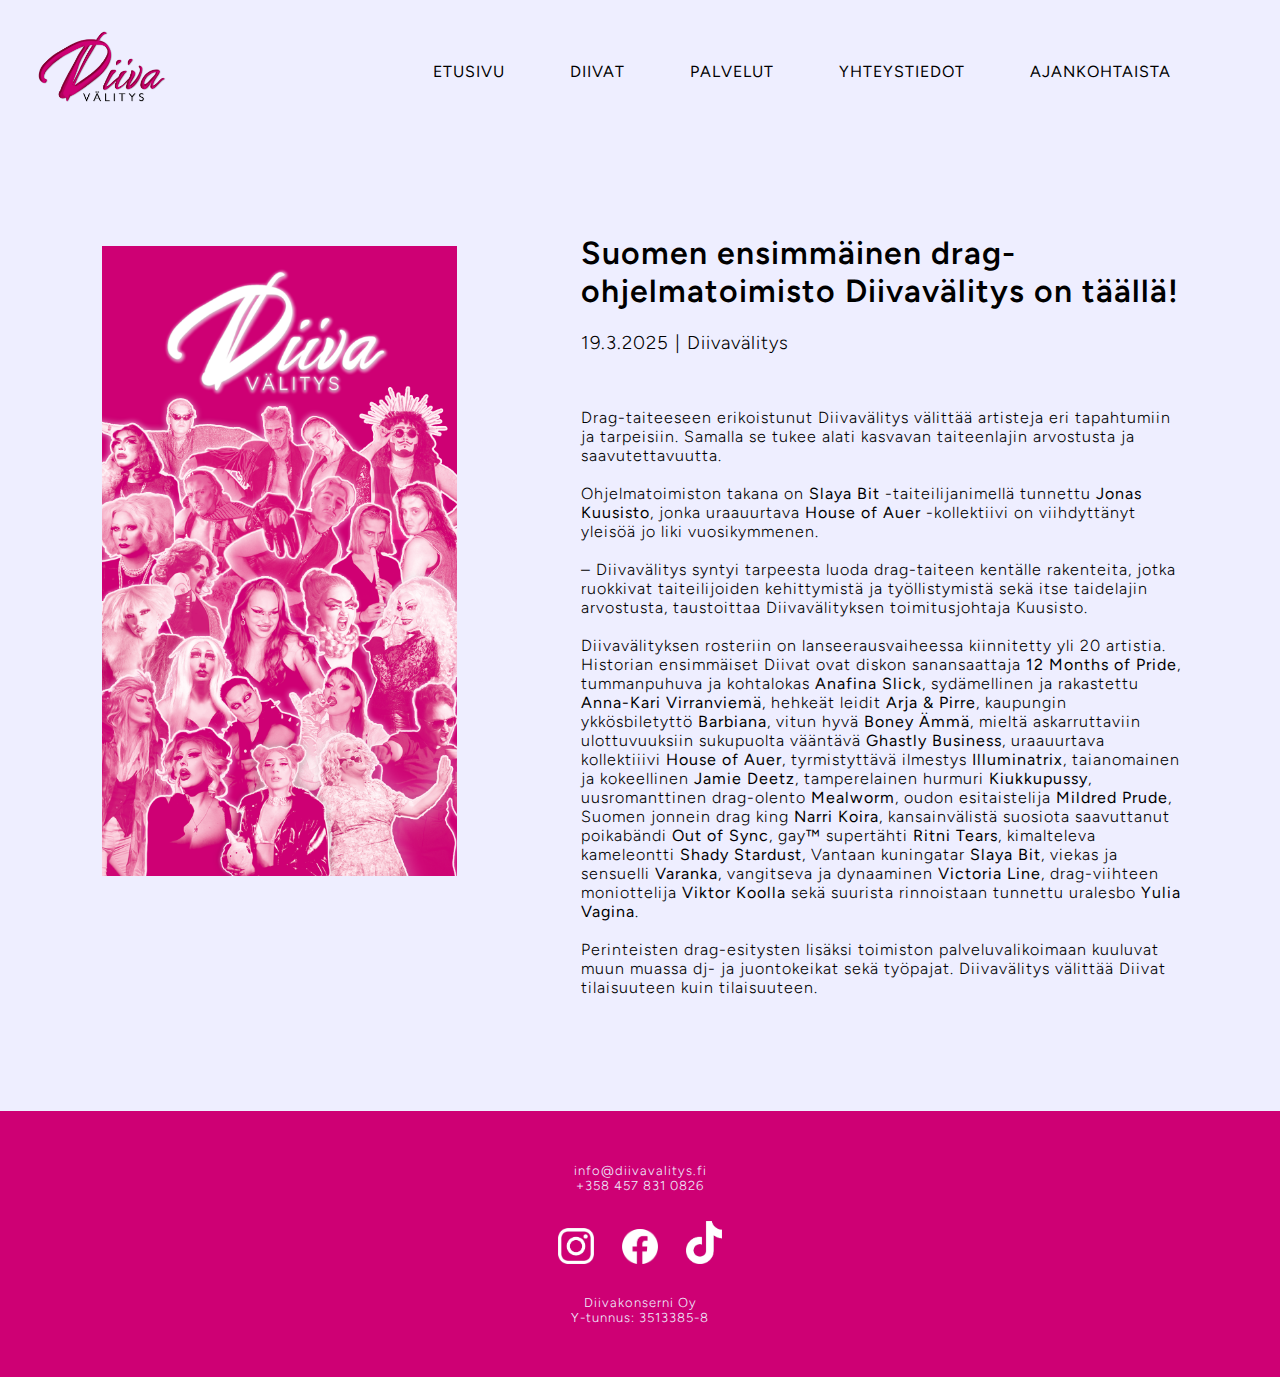
<file: src/ajankohtaista/diivavalitys_lanseerattu.html>
<!DOCTYPE html>
<html>
<head><meta charset="UTF-8">
	<title>Diivav&auml;litys | Diivav&auml;litys on lanseerattu!</title>
	<link href="../graffat/dlogo.png" rel="icon" type="image/png" />
	<link href="../style_d.css" rel="stylesheet" />
	<link href="https://fonts.googleapis.com" rel="preconnect" />
	<link crossorigin="" href="https://fonts.gstatic.com" rel="preconnect" />
	<link href="https://fonts.googleapis.com/css2?family=Figtree:ital,wght@0,300..900;1,300..900&amp;family=Oswald:wght@200..700&amp;display=swap" rel="stylesheet" /><meta name="viewport" content="width=device-width, initial-scale=1.0">
</head>
<body>
<header>
<div class="navi"><img alt="Diiva logo" class="kulma" src="../graffat/diivalogoprimary.png" />
<h1 class="diivateksti">DIIVAV&Auml;LITYS</h1>

<div class="hamburger" id="hamburger-icon">
<div class="line"></div>

<div class="line"></div>

<div class="line"></div>
</div>

<ul class="navbar" id="navbar">
	<li><a href="../index.html">ETUSIVU</a></li>
	<li><a href="../diivat.html">DIIVAT</a></li>
	<li><a href="../palvelut.html">PALVELUT</a></li>
	<li><a href="../yhteystiedot.html">YHTEYSTIEDOT</a></li>
	<li><a href="../ajankohtaista.html">AJANKOHTAISTA</a></li>
</ul>
</div>
</header>

<div class="page_top"></div>

<div class="uutissivu">
<div><img class="uutiskuva" src="diivat_all_story.png" /></div>

<div class="uutisteksti">
<h1>Suomen ensimm&auml;inen drag-ohjelmatoimisto Diivav&auml;litys on t&auml;&auml;ll&auml;!</h1>

<h3>19.3.2025 | Diivav&auml;litys</h3>
&nbsp;

<p>Drag-taiteeseen erikoistunut Diivav&auml;litys v&auml;litt&auml;&auml; artisteja eri tapahtumiin ja tarpeisiin. Samalla se tukee alati kasvavan taiteenlajin arvostusta ja saavutettavuutta.<br />
<br />
Ohjelmatoimiston takana on <strong>Slaya Bit</strong> -taiteilijanimell&auml; tunnettu <strong>Jonas Kuusisto</strong>, jonka uraauurtava <strong>House of Auer</strong> -kollektiivi on viihdytt&auml;nyt yleis&ouml;&auml; jo liki vuosikymmenen.<br />
<br />
&ndash; Diivav&auml;litys syntyi tarpeesta luoda drag-taiteen kent&auml;lle rakenteita, jotka ruokkivat taiteilijoiden kehittymist&auml; ja ty&ouml;llistymist&auml; sek&auml; itse taidelajin arvostusta, taustoittaa Diivav&auml;lityksen toimitusjohtaja Kuusisto.<br />
<br />
Diivav&auml;lityksen rosteriin on lanseerausvaiheessa kiinnitetty yli 20 artistia. Historian ensimm&auml;iset Diivat ovat diskon sanansaattaja <strong>12 Months of Pride</strong>, tummanpuhuva ja kohtalokas <strong>Anafina Slick</strong>, syd&auml;mellinen ja rakastettu <strong>Anna-Kari Virranviem&auml;</strong>, hehke&auml;t leidit <strong>Arja &amp; Pirre</strong>, kaupungin ykk&ouml;sbiletytt&ouml; <strong>Barbiana</strong>, vitun hyv&auml; <strong>Boney &Auml;mm&auml;</strong>, mielt&auml; askarruttaviin ulottuvuuksiin sukupuolta v&auml;&auml;nt&auml;v&auml; <strong>Ghastly Business</strong>, uraauurtava kollektiiivi <strong>House of Auer</strong>, tyrmistytt&auml;v&auml; ilmestys <strong>Illuminatrix</strong>, taianomainen ja kokeellinen <strong>Jamie Deetz</strong>, tamperelainen hurmuri <strong>Kiukkupussy</strong>, uusromanttinen drag-olento <strong>Mealworm</strong>, oudon esitaistelija <strong>Mildred Prude</strong>, Suomen jonnein drag king <strong>Narri Koira</strong>, kansainv&auml;list&auml; suosiota saavuttanut poikab&auml;ndi <strong>Out of Sync</strong>, gay&trade; supert&auml;hti <strong>Ritni Tears</strong>, kimalteleva kameleontti <strong>Shady Stardust</strong>, Vantaan kuningatar <strong>Slaya Bit</strong>, viekas ja sensuelli <strong>Varanka</strong>, vangitseva ja dynaaminen <strong>Victoria Line</strong>, drag-viihteen moniottelija <strong>Viktor Koolla</strong> sek&auml; suurista rinnoistaan tunnettu uralesbo <strong>Yulia Vagina</strong>.<br />
<br />
Perinteisten drag-esitysten lis&auml;ksi toimiston palveluvalikoimaan kuuluvat muun muassa dj- ja juontokeikat sek&auml; ty&ouml;pajat. Diivav&auml;litys v&auml;litt&auml;&auml; Diivat tilaisuuteen kuin tilaisuuteen.</p>
</div>
</div>
<script src="../script.js"></script>
</body>
<footer>
	<img class="footer_d" src="../graffat/diivalogoprimarywhite.png">
	<div class="footerinfo">
	<div><p>info@diivavalitys.fi<br>+358 457 831 0826<br><br></p></div>
		<div><a href="https://www.instagram.com/diivavalitys" target="_blank">
			<img src="../graffat/insta.png"></a>
		<a href="https://www.facebook.com/profile.php?id=61571537223438" target="_blank">
			<img src="../graffat/facebook.png"></a>
		<a href="https://www.tiktok.com/@diivavalitys" target="_blank">
				<img src="../graffat/tiktok.png"></a></div>
		<div><br><p>Diivakonserni Oy<br>Y-tunnus: 3513385-8</p></div></div>
</footer>
</html>
</file>
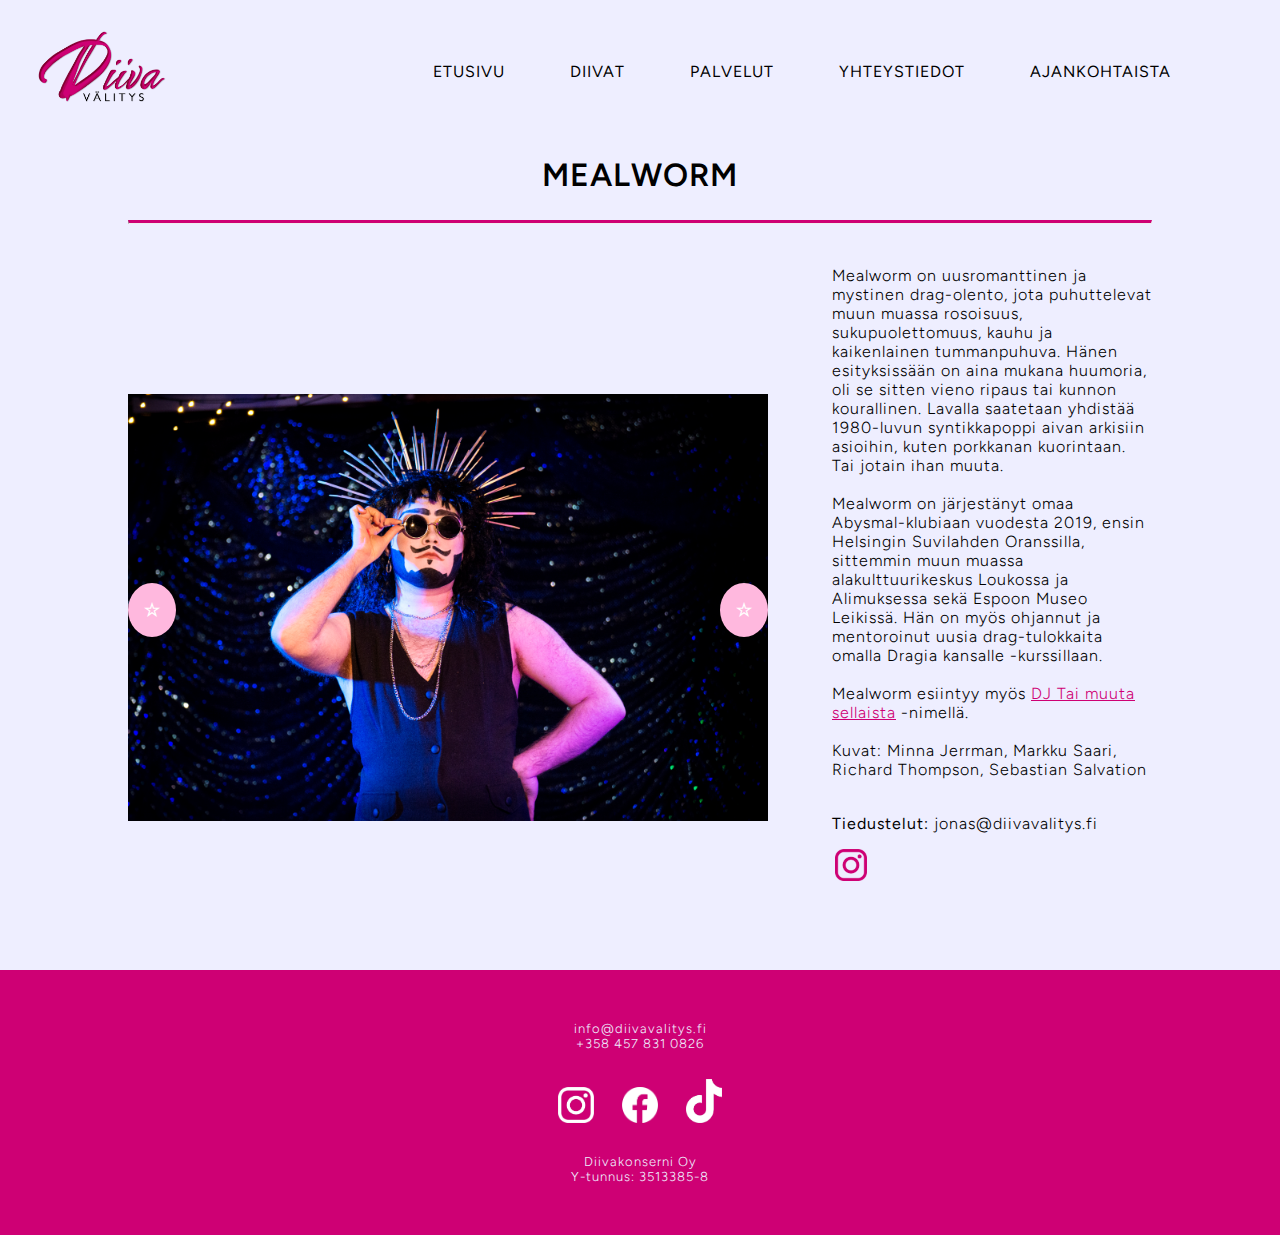
<file: src/diivat/mealworm.html>
<!DOCTYPE html>
<html>
<head><meta charset="utf-8">
	<title>Diivav&auml;litys | Mealworm / DJ Tai muuta sellaista</title>
	<link href="../graffat/dlogo.png" rel="icon" type="image/png" />
	<link href="../style_d.css" rel="stylesheet" />
	<link href="https://fonts.googleapis.com" rel="preconnect" />
	<link crossorigin="" href="https://fonts.gstatic.com" rel="preconnect" />
	<link href="https://fonts.googleapis.com/css2?family=Figtree:ital,wght@0,300..900;1,300..900&amp;family=Oswald:wght@200..700&amp;display=swap" rel="stylesheet" /><meta name="viewport" content="width=device-width, initial-scale=1.0">
</head>
<body>
<header>
<div class="navi"><img alt="Diiva logo" class="kulma" src="../graffat/diivalogoprimary.png" />
<h1 class="diivateksti">DIIVAV&Auml;LITYS</h1>

<div class="hamburger" id="hamburger-icon">
<div class="line"></div>

<div class="line"></div>

<div class="line"></div>
</div>

<ul class="navbar" id="navbar">
	<li><a href="../index.html">ETUSIVU</a></li>
	<li><a href="../diivat.html">DIIVAT</a></li>
	<li><a href="../palvelut.html">PALVELUT</a></li>
	<li><a href="../yhteystiedot.html">YHTEYSTIEDOT</a></li>
	<li><a href="../ajankohtaista.html">AJANKOHTAISTA</a></li>
</ul>
</div>
</header>

<div class="page_top"></div>

<h1>MEALWORM</h1>

<hr class="solid" />
<p></p>

<div class="artistisivu-container">
<div class="artisti-gallery">
<div class="slide active"><img alt="Mealworm1" src="mealworm_kuvat/mealworm_MinnaJerrman.jpg" /></div>

<div class="slide"><img alt="Mealworm2" src="mealworm_kuvat/mealworm-markku_saari.jpg" /></div>

<div class="slide"><img alt="Mealworm3" src="mealworm_kuvat/mealworm-richard_thompson.jpg" /></div>

<div class="slide"><img alt="Mealworm4" src="mealworm_kuvat/mealworm-sebastian_salvation.JPG" /></div>
<button class="prev" onclick="changeSlide(-1)">☆</button><button class="next" onclick="changeSlide(1)">☆</button></div>

<div class="artistikuvaus">
<p>Mealworm on uusromanttinen ja mystinen drag-olento, jota puhuttelevat muun muassa rosoisuus, sukupuolettomuus, kauhu ja kaikenlainen tummanpuhuva. H&auml;nen esityksiss&auml;&auml;n on aina mukana huumoria, oli se sitten vieno ripaus tai kunnon kourallinen. Lavalla saatetaan yhdist&auml;&auml; 1980-luvun syntikkapoppi aivan arkisiin asioihin, kuten porkkanan kuorintaan. Tai jotain ihan muuta.<br />
<br />
Mealworm on j&auml;rjest&auml;nyt omaa Abysmal-klubiaan vuodesta 2019, ensin Helsingin Suvilahden Oranssilla, sittemmin muun muassa alakulttuurikeskus Loukossa ja Alimuksessa sekä Espoon Museo Leikiss&auml;. H&auml;n on my&ouml;s ohjannut ja mentoroinut uusia drag-tulokkaita omalla Dragia kansalle -kurssillaan.<br><br>
Mealworm esiintyy myös <a href="dj_tms">DJ Tai muuta sellaista</a> -nimellä.<br><br>
Kuvat: Minna Jerrman, Markku Saari, Richard Thompson, Sebastian Salvation<br><br></p>

<p><strong>Tiedustelut:</strong> jonas@diivavalitys.fi</p>

<div class="artistin-linkit"><a href="https://www.instagram.com/mealwworm/" target="_blank"><img src="../graffat/insta_pink.png" /></a></div>
<br>
</div>
</div>
<script src="../script.js"></script>
</body>
<footer>
	<img class="footer_d" src="../graffat/diivalogoprimarywhite.png">
	<div class="footerinfo">
	<div><p>info@diivavalitys.fi<br>+358 457 831 0826<br><br></p></div>
		<div><a href="https://www.instagram.com/diivavalitys" target="_blank">
			<img src="../graffat/insta.png"></a>
		<a href="https://www.facebook.com/profile.php?id=61571537223438" target="_blank">
			<img src="../graffat/facebook.png"></a>
		<a href="https://www.tiktok.com/@diivavalitys" target="_blank">
				<img src="../graffat/tiktok.png"></a></div>
		<div><br><p>Diivakonserni Oy<br>Y-tunnus: 3513385-8</p></div></div>
</footer>
</html>
</file>
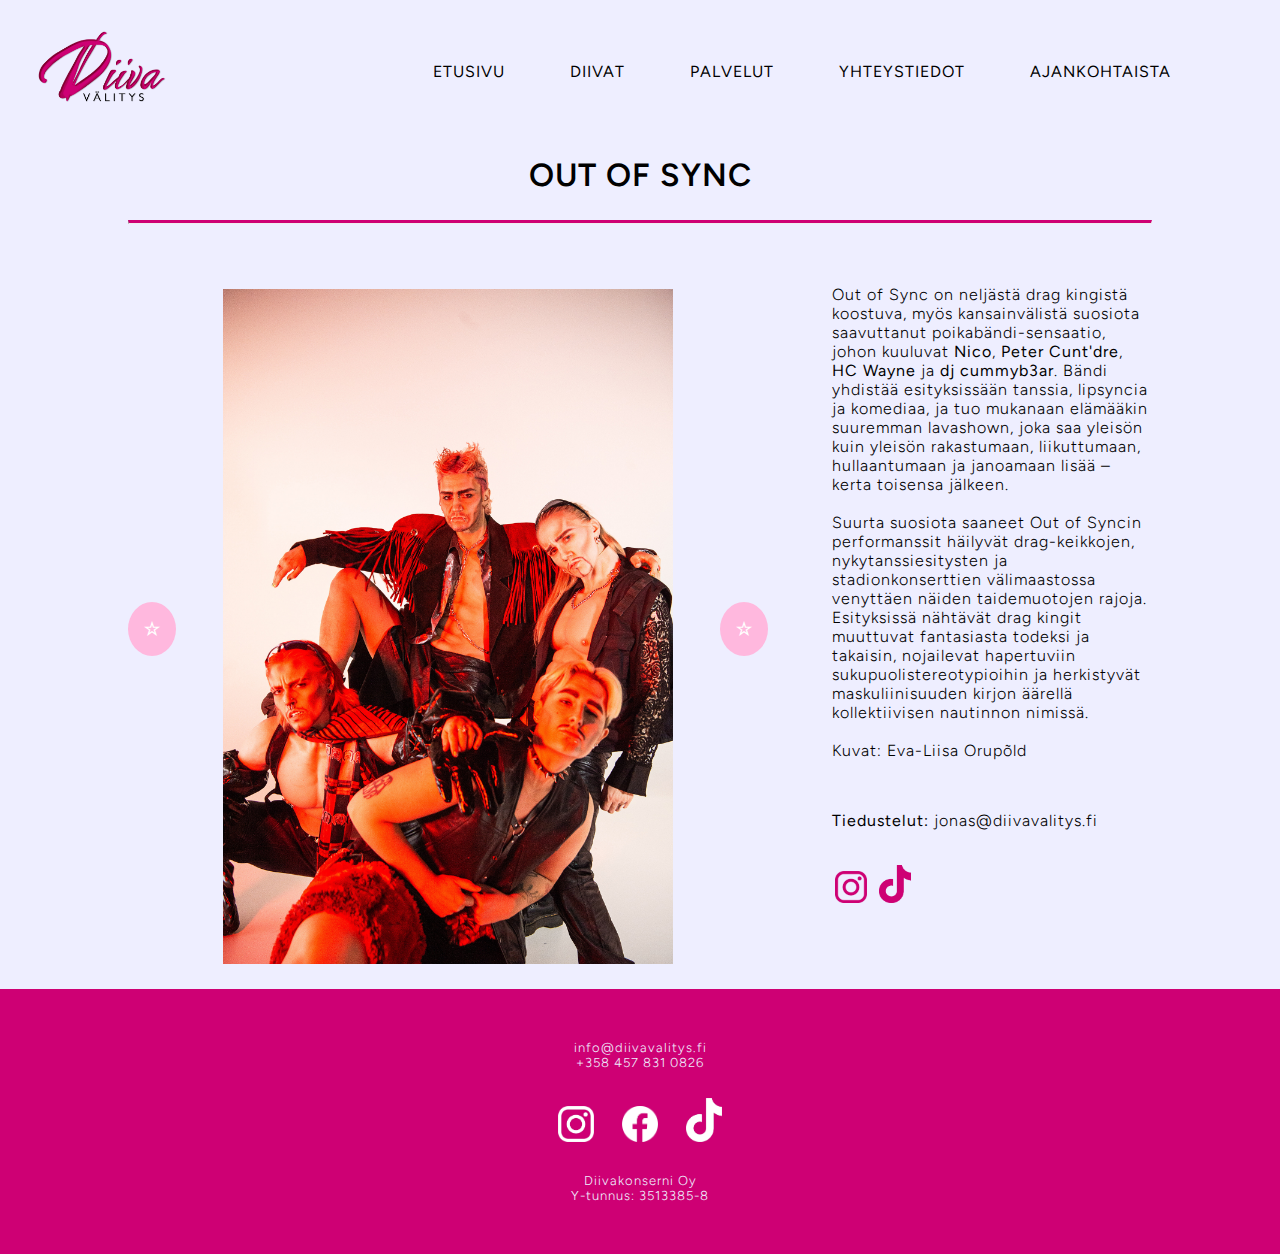
<file: src/diivat/outofsync.html>
<!DOCTYPE html>
<html>
    <head>
        <title>Diivavälitys | Out of Sync</title>
		<meta charset="UTF-8">
        <link rel="icon" href="../graffat/dlogo.png" type="image/png">
        <link rel="stylesheet" href="../style_d.css">
		<link rel="preconnect" href="https://fonts.googleapis.com">
		<link rel="preconnect" href="https://fonts.gstatic.com" crossorigin>
		<link href="https://fonts.googleapis.com/css2?family=Figtree:ital,wght@0,300..900;1,300..900&family=Oswald:wght@200..700&display=swap" rel="stylesheet">
        <meta name="viewport" content="width=device-width, initial-scale=1.0">
        </head>
        <body>
          <header>
			<div class="navi">
					<img class="kulma" src="../graffat/diivalogoprimary.png" alt="Diiva logo">
				<h1 class="diivateksti">DIIVAVÄLITYS</h1>
				<div class="hamburger" id="hamburger-icon">
					<div class="line"></div>
					<div class="line"></div>
					<div class="line"></div>
				  </div>
			  <ul class="navbar" id="navbar">
				  <li><a href="../index.html">ETUSIVU</a></li>
				  <li><a href="../diivat.html">DIIVAT</a></li>
				  <li><a href="../palvelut.html">PALVELUT</a></li>
				  <li><a href="../yhteystiedot.html">YHTEYSTIEDOT</a></li>
				  <li><a href="../ajankohtaista.html">AJANKOHTAISTA</a></li>
			  </ul>
			  </div>
          </header>
		  <div class="page_top">
		  </div>
          <h1>OUT OF SYNC</h1>
		  <hr class="solid">
          <br>
		  <div class="artistisivu-container">
          <div class="artisti-gallery">
			<div class="slide active">
				<img src="outofsync_kuvat/outofsync_ms_Eva-LiisaOrupold.jpg" alt="Out of Sync1">
			</div>
			<div class="slide">
				<img src="outofsync_kuvat/outofsync_2_Eva-LiisaOrupold.jpg" alt="Out of Sync2">
			</div>
			<button class="prev" onclick="changeSlide(-1)">&#9734;</button>
    		<button class="next" onclick="changeSlide(1)">&#9734;</button>
		  </div>
          <div class="artistikuvaus">
            <p>Out of Sync on neljästä drag kingistä koostuva, myös kansainvälistä suosiota saavuttanut poikabändi-sensaatio, johon kuuluvat <strong>Nico</strong>, <strong>Peter Cunt'dre</strong>, <strong>HC Wayne</strong> ja <strong>dj cummyb3ar</strong>. Bändi yhdistää esityksissään tanssia, lipsyncia ja komediaa, ja tuo mukanaan elämääkin suuremman lavashown, joka saa yleisön kuin yleisön rakastumaan, liikuttumaan, hullaantumaan ja janoamaan lisää – kerta toisensa jälkeen. 
				<br><br>
				Suurta suosiota saaneet Out of Syncin performanssit häilyvät drag-keikkojen, nykytanssiesitysten ja stadionkonserttien välimaastossa venyttäen näiden taidemuotojen rajoja. Esityksissä nähtävät drag kingit muuttuvat fantasiasta todeksi ja takaisin, nojailevat hapertuviin sukupuolistereotypioihin ja herkistyvät maskuliinisuuden kirjon äärellä kollektiivisen nautinnon nimissä.
				<br><br>Kuvat: Eva-Liisa Orupõld<br></p>
				<br><p><strong>Tiedustelut:</strong> jonas@diivavalitys.fi</p><br>
				<div class="artistin-linkit">
					<a href="https://www.instagram.com/_out_of_sync_/" target="_blank">
						<img src="../graffat/insta_pink.png"></a>
					<a href="https://www.tiktok.com/@_out_of_sync_" target="_blank">
							<img src="../graffat/tiktok_pink.png"></a>
				</div>
				<br><br>
				</div>
          </div>
		  <script src="../script.js"></script>
        </body>
        <footer>
			<img class="footer_d" src="../graffat/diivalogoprimarywhite.png">
			<div class="footerinfo">
			<div><p>info@diivavalitys.fi<br>+358 457 831 0826<br><br></p></div>
				<div><a href="https://www.instagram.com/diivavalitys" target="_blank">
					<img src="../graffat/insta.png"></a>
				<a href="https://www.facebook.com/profile.php?id=61571537223438" target="_blank">
					<img src="../graffat/facebook.png"></a>
				<a href="https://www.tiktok.com/@diivavalitys" target="_blank">
						<img src="../graffat/tiktok.png"></a></div>
				<div><br><p>Diivakonserni Oy<br>Y-tunnus: 3513385-8</p></div></div>
		</footer>
</html>
</file>
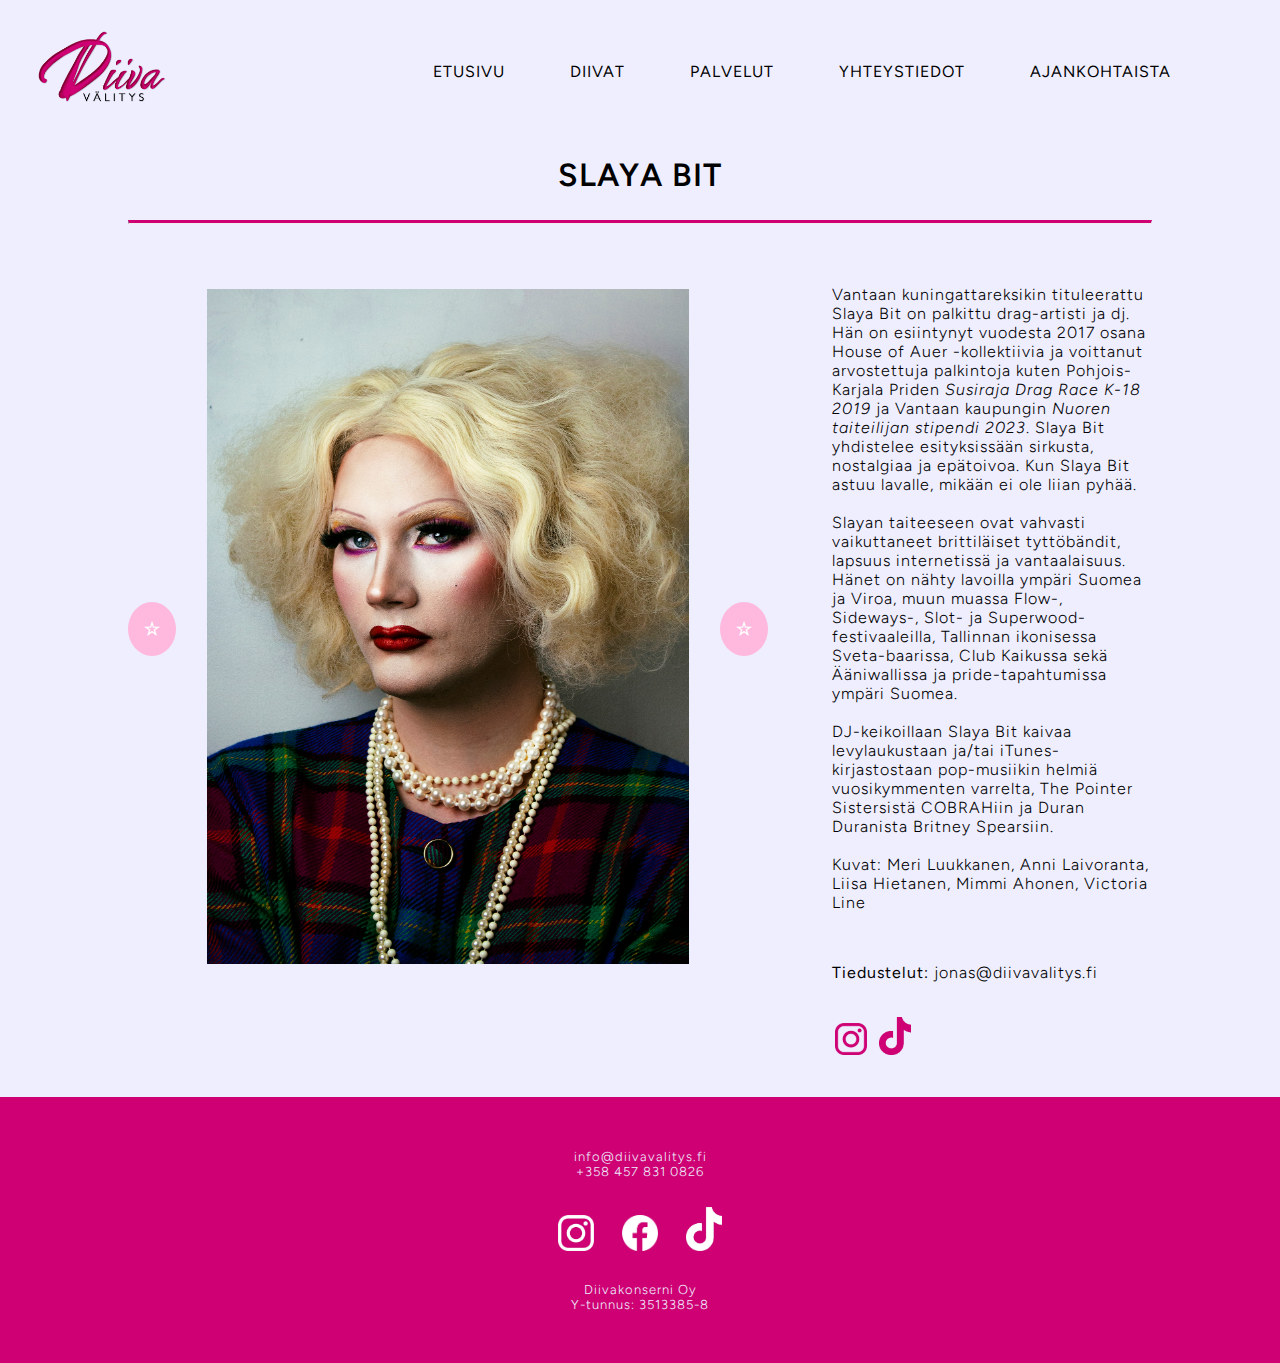
<file: src/diivat/slayabit.html>
<!DOCTYPE html>
<html>
    <head>
        <title>Diivavälitys | Slaya Bit</title>
		<meta charset="UTF-8">
        <link rel="icon" href="../graffat/dlogo.png" type="image/png">
        <link rel="stylesheet" href="../style_d.css">
		<link rel="preconnect" href="https://fonts.googleapis.com">
		<link rel="preconnect" href="https://fonts.gstatic.com" crossorigin>
		<link href="https://fonts.googleapis.com/css2?family=Figtree:ital,wght@0,300..900;1,300..900&family=Oswald:wght@200..700&display=swap" rel="stylesheet">
        <meta name="viewport" content="width=device-width, initial-scale=1.0">
        </head>
        <body>
          <header>
			<div class="navi">
					<img class="kulma" src="../graffat/diivalogoprimary.png" alt="Diiva logo">
				<h1 class="diivateksti">DIIVAVÄLITYS</h1>
				<div class="hamburger" id="hamburger-icon">
					<div class="line"></div>
					<div class="line"></div>
					<div class="line"></div>
				  </div>
			  <ul class="navbar" id="navbar">
				  <li><a href="../index.html">ETUSIVU</a></li>
				  <li><a href="../diivat.html">DIIVAT</a></li>
				  <li><a href="../palvelut.html">PALVELUT</a></li>
				  <li><a href="../yhteystiedot.html">YHTEYSTIEDOT</a></li>
				  <li><a href="../ajankohtaista.html">AJANKOHTAISTA</a></li>
			  </ul>
			  </div>
          </header>
		  <div class="page_top">
		  </div>
          <h1>SLAYA BIT</h1>
		  <hr class="solid">
          <br>
		  <div class="artistisivu-container">
          <div class="artisti-gallery">
			<div class="slide active">
				<img src="slayabit_kuvat/slayabit_ms_MeriLuukkanen.jpg" alt="Slaya Bit1">
			</div>
			<div class="slide">
				<img src="slayabit_kuvat/slayabit_AnniLaivoranta.jpg" alt="Slaya Bit2">
			</div>
			<div class="slide">
				<img src="slayabit_kuvat/slayabit_LiisaHietanen.jpg" alt="Slaya Bit3">
			</div>
			<div class="slide">
				<img src="slayabit_kuvat/slayabit_MimmiAhonen.jpg" alt="Slaya Bit4">
			</div>
			<div class="slide">
				<img src="slayabit_kuvat/slayabit_VictoriaLine.JPG" alt="Slaya Bit5">
			</div>
			<button class="prev" onclick="changeSlide(-1)">&#9734;</button>
    		<button class="next" onclick="changeSlide(1)">&#9734;</button>
		  </div>
          <div class="artistikuvaus">
            <p>Vantaan kuningattareksikin tituleerattu Slaya Bit on palkittu drag-artisti ja dj. Hän on esiintynyt vuodesta 2017 osana House of Auer -kollektiivia ja voittanut arvostettuja palkintoja kuten Pohjois-Karjala Priden <i>Susiraja Drag Race K-18 2019</i> ja Vantaan kaupungin <i>Nuoren taiteilijan stipendi 2023</i>. Slaya Bit yhdistelee esityksissään sirkusta, nostalgiaa ja epätoivoa.
				Kun Slaya Bit astuu lavalle, mikään ei ole liian pyhää.
				<br><br>
				Slayan taiteeseen ovat vahvasti vaikuttaneet brittiläiset tyttöbändit, lapsuus internetissä ja vantaalaisuus. Hänet on nähty lavoilla ympäri Suomea ja Viroa, muun muassa Flow-, Sideways-, Slot- ja Superwood-festivaaleilla, Tallinnan ikonisessa Sveta-baarissa, Club Kaikussa sekä Ääniwallissa ja pride-tapahtumissa ympäri Suomea.
				<br><br>
				DJ-keikoillaan Slaya Bit kaivaa levylaukustaan ja/tai iTunes-kirjastostaan pop-musiikin helmiä vuosikymmenten varrelta, The Pointer Sistersistä COBRAHiin ja Duran Duranista Britney Spearsiin.
				<br><br>Kuvat: Meri Luukkanen, Anni Laivoranta, Liisa Hietanen, Mimmi Ahonen, Victoria Line</p>
				<br><p><strong>Tiedustelut:</strong> jonas@diivavalitys.fi</p><br>
				<div class="artistin-linkit">
					<a href="https://www.instagram.com/slaya_bit/" target="_blank">
						<img src="../graffat/insta_pink.png"></a>
					<a href="https://www.tiktok.com/@slayabit" target="_blank">
						<img src="../graffat/tiktok_pink.png"></a>
				</div>
				<br><br>
				</div>
          </div>
		  <script src="../script.js"></script>
        </body>
        <footer>
			<img class="footer_d" src="../graffat/diivalogoprimarywhite.png">
			<div class="footerinfo">
			<div><p>info@diivavalitys.fi<br>+358 457 831 0826<br><br></p></div>
				<div><a href="https://www.instagram.com/diivavalitys" target="_blank">
					<img src="../graffat/insta.png"></a>
				<a href="https://www.facebook.com/profile.php?id=61571537223438" target="_blank">
					<img src="../graffat/facebook.png"></a>
				<a href="https://www.tiktok.com/@diivavalitys" target="_blank">
						<img src="../graffat/tiktok.png"></a></div>
				<div><br><p>Diivakonserni Oy<br>Y-tunnus: 3513385-8</p></div></div>
		</footer>
</html>
</file>
<file: src/style_d.css>
/***************** YLEISET ****************/

/*colour palette: #EEEEFF, #black, #CE0074, #FFB8DE, #FFEEF4*/

body {
  background: #EEEEFF;
  color: #000;
  text-align: center;
  margin: 0;
  padding: 0; 
  font-family: "Figtree", sans-serif;
  font-optical-sizing: auto;
  font-style: normal;
  letter-spacing: 1px;
}

span {
	background-color: #EEEFFF;
	color: #CE0074;
}

figcaption {
	font-size: 120%;
	font-weight: 700;
	padding: 1vw;
	letter-spacing: 1px;
	color: #EEEEFF;
	background-color: #CE0074;
}

footer {
  display: flex;
  background: #CE0074;
  color:#EEEEFF;
  font-size: small;
  font-weight: 300;
  padding: 3%;
  justify-content: center;
}

footer img {
	width: 3%;
	margin-left: 1%;
	margin-right: 1%;
}

.footerinfo {
	display: flex;
	flex-direction: column;
}

a img {
   transition: opacity 0.3s ease;
}

a:hover img {
   opacity: 0.7;
   filter: saturate(111%) sepia(50%) hue-rotate(-50deg);
}

h1 {
  font-weight: 600;
  font-style: normal;
  font-size: xx-large;
}

h3 {
	font-weight: 200;
}

hr.solid {
	border-top: 3px solid #CE0074;
	margin-left: 10%;
	margin-right: 10%;
	margin-top: 2%;
	margin-bottom: 2%;
}

p {
	font-weight: 300;
}

.page_top {
	background-color: #EEEEFF !important;
	height: 15vh;
}

.somekuvake {
	max-width: 15%;
	align-items: center;
	padding-bottom: 8%;
	padding-left: 6%;
}

.error p {
	font-size: 150px;
	margin: 0;
}

.error a {
	color: #CE0074;
	text-decoration-line: underline;
    text-decoration-color: #CE0074;
    text-decoration-thickness: 2px;
	text-underline-offset: 4px;
}

/******************* NAVIGOINTIPALKKI ***********************/

.navi {
	position: fixed;
	display: flex;
	align-items: center;
	justify-content: space-between;
	z-index: 1000;
	background-color: #EEEEFF;
	width: 100%;
	height: 15vh;
	top: 0;
	right: 0;
	padding-bottom: 1%;
}

.navi img {
	padding-left: 3%;
}

ul.navbar {
	display: flex;
	list-style-type: none;
	padding-right: 5%;
	padding-top: 1vh;
	margin: 0;
	flex-wrap: wrap;
  }
  
  ul.navbar li {
	display: flex;
	margin-right: 25px;
  }
  
  ul.navbar li a {
	color: black;
	padding: 14px 20px;
	text-decoration: none;
	transition: opacity 0.3s ease;
	position: relative;
	display: inline-block;
	line-height: 1.2;
	box-sizing: border-box;
  }
  
  ul.navbar li a::after {
	content: '';
	position: absolute;
	bottom: 0;
	left: 0;
	width: 0;
	height: 2px; 
	background-color: #CE0074;
	transition: width 0.3s ease;
  }
  
  ul.navbar li a:hover::after {
	  width: 100%; 
	}

.kulma {
	margin-left: 0;
	width: 10%;
}

.kulma a {
	transition: none;
}


/******************** MUUT LINKIT *******************/

ul.linkku {
	display: flex;
	list-style-type: none;
	padding-right: 5%;
	margin: 0;
	flex-wrap: wrap;
  }
  
  ul.linkku li {
	display: flex;
	margin-right: 25px;
	margin-bottom: 2vh;
  }
  
  ul.linkku li a {
	color: black;
	padding: 14px 20px;
	text-decoration: none;
	transition: opacity 0.3s ease;
	position: relative;
	display: inline-block;
	line-height: 1.2;
	box-sizing: border-box;
  }
  
  ul.linkku li a::after {
	content: '';
	position: absolute;
	bottom: 0;
	left: 0;
	width: 0;
	height: 2px; 
	background-color: #CE0074;
	transition: width 0.3s ease;
  }
  
  ul.linkku li a:hover::after {
	  width: 100%; 
	}


/******************** ARTISTISIVU *******************/

.pinkbg {
	background-color: #CE0074;
	padding: 4vh;
	color: #EEEEFF;
}

.artisti-gallery {
	display: flex;
	width: 100%;
	height: 80vh;
	position: relative;
	margin: auto;
	margin-top: 0;
	align-items: center;
}

.artisti-gallery img {
	width: 50vw;
	max-height: 75vh;
	object-fit: contain;
}

.slide {
	display: none;
}

.active {
	display: block;
}

.prev, .next {
	cursor: pointer;
	position: absolute;
	padding: 16px;
	top: 50%;
	color: white;
	font-weight: bold;
	font-size: 18px;
	background-color: #FFB8DE;
	border: none;
	border-radius: 50%;
	user-select: none;
}

.prev {
	left: 0;
	transform: translateY(-50%);
}

.next {
	right: 0;
	transform: translateY(-50%);
}

.artistikuvaus {
  text-align: left;
  max-width: 33%;
  justify-content: center;
  padding-left: 5vw;
}

.artistikuvaus a {
	color:#CE0074;
}

.artistisivu-container {
	display: flex;
	flex-wrap: row;
	padding-left: 10vw;
	padding-right: 10vw;
}

.artistin-linkit img {
	width: 10%;
	margin-left: 1%;
	margin-right: 1%;
}

.skills {
	display: flex;
	list-style-type: none;
	gap: 2vw;
}

.skills li {
	background: #FFB8DE;
	padding: 1vw;
	font-size: small;
}

/********************* ETUSIVU ******************/

.keikkalinkku {
	text-decoration: underline;
	color: #EEEFFF;
	font-weight: 500;
	font-size: x-large;
}

.palkki {
	display: flex;
	justify-content: center;
	align-items: center;
	padding-left: 10vw;
	padding-right: 10vw;
	padding-top: 5vw;
	padding-bottom: 5vw;
}
  
.isolinkku {
	font-weight: 900;
	font-size: xx-large;
	color: #000;
	text-decoration-line: underline;
    text-decoration-color: #CE0074;
    text-decoration-thickness: 2px;
    text-underline-offset: 10px;
}

  .slideshow {
	display: flex;
	justify-content: center;
	align-items: center;
	width: 100%;
	height: 61vh;
	overflow: hidden;
	position: relative;
  }
  
  .slideshow-kuvat {
	display: flex;
	position: absolute;
	width: 100%;
	height: 100%;
  }
  
  .kuva {
	width: 100%;
	height: 100%;
	opacity: 0;
	object-fit: cover;
	transition: opacity 1s ease-in-out;
	margin: 0;
	position: absolute;
  }

  .kuva.active {
	opacity: 1;
	position: relative;
  }

.esittely-container {
	display: flex;
	flex-direction: row;
	align-items: center;
	justify-content: space-between;
	text-align: left;
	background-color: #CE0074;
	color: #EEEEFF;
	padding: 7vw;
	gap: 10vw;
}

.keikat {
	padding: 10vh;
	align-items: center;
	justify-items: center;
	background-color: #CE0074;
	color: #EEEEFF;
}

.etusivu {
  padding-top: 50px;
  padding-bottom: 50px;
  border-radius: 50px;
  width: 80%;
  max-width: 600px;
  height: auto;
}

.etusivu-uutiset {
	display: flex;
	flex-wrap: wrap;
	flex-direction: row;
	align-items: center;
	justify-content: center;
	padding-left: 10%;
	padding-right: 10%;
	background-color: #EEEEFF;
	color: #000;
}

.uutisbox {
	display: flex;
	flex-direction: column;
	border: 2px solid #CE0074;
	flex-wrap: wrap;
	margin: 3%;
	padding-bottom: 2%;
	max-width: 100%;
}

.uutisbox a {
	color: #000;
	font-size: large;
	text-decoration-line: underline;
    text-decoration-color: #CE0074;
    text-decoration-thickness: 2px;
}

.uutisbox img {
	padding-bottom: 1%;
}

/********************* DIIVAT *********************/

.gallery {
  display: flex;
  flex-flow: row wrap;
  margin-left: 3%;
  margin-right: 3%;
  justify-content: center;
  align-content: space-around;
  background-color: #EEEEFF;
}

.gallery-item {
width: 300px;
height: 300px;
object-fit: cover;
transition: 0.3s ease;
}

/************** YHTEYSTIEDOT ***********/

.yhteystiedot-container {
	display: flex;
	flex-direction: row;
	padding-left: 30%;
	padding-right: 30%;
	justify-content: center;
	align-items: center;
}

.yhteystiedot-container img {
  width: 40%;
  padding-top: 4%;
  padding-bottom: 4%;
  object-fit: contain;
}

.yhteystiedot {
	display: flex;
	flex-direction: column;
	text-align: center;
	align-items: center;
	margin-left: 0;
 }

 .yt-linkit {
	width: 70%;
 }

 .yt-linkit img {
	width: 15%;
	margin: 3%;
 }

/************* AJANKOHTAISTA ************/

.ajankohtaista-container {
	display: flex;
	flex-direction: row;
	align-items: self-start;
	height: 100%;
}

.keikat-container {
	width: 33vw;
	padding-left: 6vw;
	background-color: #FFB8DE;
	padding-right: 6vw;
}

.keikat-container h1 {
	padding-top: 6vh;
}

.keikkalista {
	list-style-type: none;
	text-align: left;
}

.keikkalista li {
	padding-top: 15px;
}

.keikkalista a {
	text-decoration:none;
	color: #CE0074;
	font-weight: bold;
}

.uutinen-container {
	margin-left: 10vw;
	margin-right: 10vw;
	width: 66vw;
}

.uutis-snippet {
	width: 50%;
}

.uutinen-vasen {
	display: flex;
	flex-direction: row;
	justify-content: space-around;
	text-align: left;
}

.uutinen-vasen img {
	width: 40%;
	height: auto;
	padding: 3%;
	object-fit: contain;
}

.uutinen-oikea {
	display: flex;
	flex-direction: row-reverse;
	justify-content: space-around;
	text-align: left;
}

.uutinen-oikea img {
	width: 40%;
	height: auto;
	padding: 3%;
	object-fit: contain;
}

.uutisteksti {
	padding: 5%;
}

/************** PALVELUT *******************/

.palvelut-container {
	margin-left: 10%;
	margin-right: 10%;
	align-items: center;
}

.palvelu-vasen {
	display: flex;
	flex-direction: row;
	justify-content: space-around;
	text-align: left;
	margin-left: 5%;
	margin-right: 5%;
}

.palvelu-oikea {
	display: flex;
	flex-direction: row;
	justify-content: space-around;
	text-align: left;
	margin-left: 5%;
	margin-right: 5%;
}

.palvelut-container img {
	height: 40vh;
	width: 30vw;
	padding: 3%;
	object-fit: cover;
}

.palveluteksti {
	padding: 5%;
	width: 60vw;
}

/**************UUTISPOHJA************************/

.uutissivu {
	display: flex;
	text-align: left;
	padding: 3vw;
	align-items: flex-start;
}

.uutissivu img {
	max-height: 70vh;
	padding-left: 5vw;
	padding-right: 5vw;
	padding-top: 15%;
}

.uutisteksti h1 {
	margin-top: 0;
}

/**************MOBIILIOPTIMOINTI********************/

.footer_d {
	display: none;
	width: 30%;
	margin-left: 5vw;
	object-fit: contain;
}

.hamburger {
	display: none; 
	width: 10vw;
	height: 7vw;
	cursor: pointer;
	padding-right: 5vw;
  }
  
  .hamburger span {
	display: block;
	width: 100%;
	height: 3px;
	transition: 0.3s ease;
  }

  .line {
	background-color: #CE0074;
	width: 100%;
	height: 3px;
	transition: all 0.3s ease;
	z-index: 14;
  }

  .diivateksti {
	display: none;
  }
  
  @media (max-width: 768px) {

	footer {
		justify-content: space-around;
	}

	footer img {
		width: 10%;
		margin-left: 3%;
		margin-right: 3%;
	}

	.footer_d {
		display: block;
	}

	.ajankohtaista-container {
		flex-direction: column;
		width: 100%;
	}


	.keikat-container {
		width: 100%;
		height: 100%;
		padding-bottom: 5%;
		padding-left: 0;
		padding-right: 0;
	}

	.uutinen-container {
		width: 80%;
	}

	.diivateksti {
		display: flex;
		align-items: center;
		font-weight: 100;
		text-align: center;
		padding-left: 10vw;
		letter-spacing: 4px;
	  }

	.artistisivu-container {
		display: flex;
		flex-direction: column;
		justify-content: center;
	  }

	.artisti-gallery-item img {
		width: 40vw;
	}

	.artisti-gallery img {
		width: 80vw;
	}

	.artistikuvaus {
		text-align: left;
		max-width: 80%;
		padding-left: 5vw;
		padding-right: 5vw;
	  }

	  .prev, .next {
		position: absolute;
		height: 100%;
		padding: 5vw;
		opacity: 100%;
		background-color: transparent;
		border-radius: 0;
		user-select: none;
	}

	  .skills li {
		padding: 2vw;
	  }

	ul.navbar {
	  display: none;
	  width: 100%;
	  flex-direction: column;
	  position: absolute;
	  top: 0;
	  left: 0;
	  background-color: #EEEEFF;
	  padding-top: 20px;
	  z-index: 10;
	  text-align: right;
	}

	.navi {
		position: fixed;
		display: flex;
		z-index: 1000;
		background-color: #EEEEFF;
		width: 100%;
		height: 15%;
		top: 0;
		right: 0;
		padding-bottom: 1%;
		justify-content: space-between;
	}
  
	.hamburger {
	  display: flex;
	  flex-direction: column;
	  justify-content: space-between;
	  z-index: 16;
	}

	.isolinkku {
		font-size: 170%;
	}
  
	ul.navbar.active {
	  display: flex;
	}
  
	ul.navbar li {
	  margin-right: 0;
	  margin-bottom: 20px;
	}
  
	ul.navbar li a {
	  padding: 12px;
	  font-size: 18px;
	}

	.palvelu-vasen {
		flex-direction: column;
	}

	.palvelu-oikea {
		flex-direction: column;
	}

	.palvelut-container img {
		width: 50vw;
		height: 40vh;
		padding: 3%;
		object-fit: cover;
	}

	.linkku {
		align-items: left;
		text-align: left;
	}

	.esittely-container {
		display: flex;
		flex-wrap: wrap;
		flex-direction: column;
		gap: 15px;
	}

	.kulma {
		display: none;
	}

	.slideshow {
		width: 100%;
		height: 60v;
	}

	.slideshow-kuvat {
		overflow: hidden;
		object-fit: cover;
		height: auto;
		width: 100%;
		height: 100%;
	}

	.kuva {
		width: 100%;
		height: 100%;
		object-fit: cover;
	}

	.uutinen-vasen {
		display: flex;
		flex-direction: column-reverse;
		text-align: center;
		align-items: center;
	}

	.uutinen-vasen img {
		width: 70%;
	}
	
	.uutinen-oikea {
		display: flex;
		flex-direction: column;
		text-align: center;
		align-items: center;
	}

	.uutinen-oikea img {
		width: 70%;
	}

	.uutissivu {
		flex-direction: column;
	}

	.uutissivu img {
		width: 80vw;
		object-fit: contain;
	}

	.yhteystiedot-container {
		flex-direction: column;
		padding-left: 3%;
		padding-right: 3%;
	}

	.yhteystiedot-container img {
		width: 60%;
		height: auto;
		max-width: 100%;
	}
	
	.yt-linkit {
		width: 70%;
	}

	.yt-linkit img {
		width: 20%;
		margin: 3%;
	}
  }
</file>
